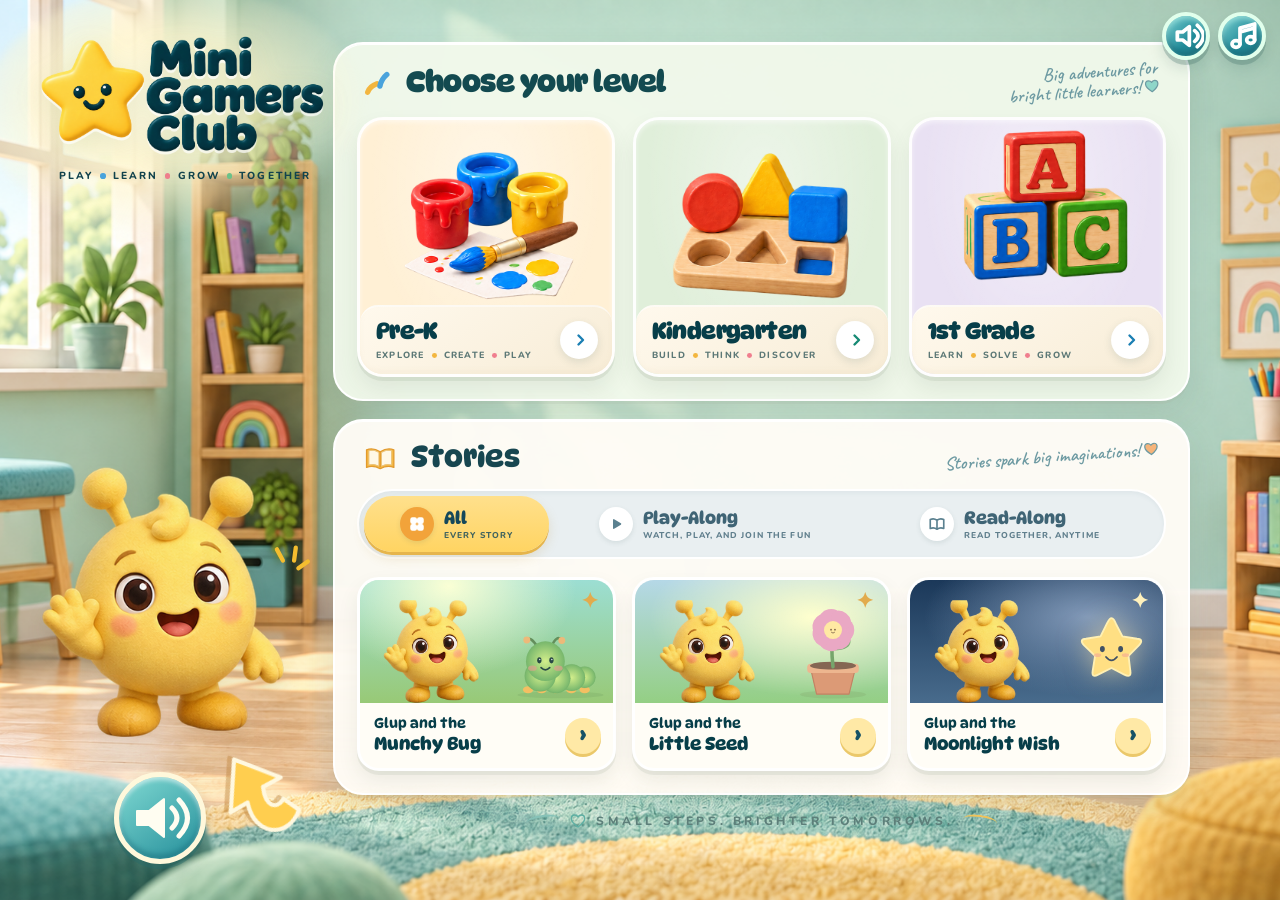
<file: index.html>
<!doctype html>
<html lang="en">
<head>
<meta charset="utf-8"><meta name="viewport" content="width=device-width,initial-scale=1">
<meta name="theme-color" content="#e4efdf"><title>Mini Gamers Club · Play with Glup</title>
<link rel="preconnect" href="https://fonts.googleapis.com"><link rel="preconnect" href="https://fonts.gstatic.com" crossorigin>
<link href="https://fonts.googleapis.com/css2?family=DynaPuff:wght@500;600;700&family=Fredoka:wght@400;500;600;700&family=Nunito:wght@500;600;700;800;900&family=Caveat:wght@500;600&display=swap" rel="stylesheet">
<link rel="stylesheet" href="styles.css?v=4"><link rel="stylesheet" href="classroom.css?v=9"><script src="catalog.js?v=9" defer></script><link rel="stylesheet" href="stories/story.css?v=3"><script src="stories/munchy-bug.js?v=1" defer></script><script src="stories/art.js?v=1" defer></script><script src="stories/seed-art.js?v=1" defer></script><script src="stories/little-seed.js?v=1" defer></script><link rel="stylesheet" href="stories/moonlight.css?v=6"><script src="stories/moonlight.js?v=9" defer></script><script src="stories/player.js?v=7" defer></script><script src="app.js?v=26" defer></script>
<link rel="stylesheet" href="home-menu.css?v=17">
</head>
<body>
<div class="room-light" aria-hidden="true"></div>
<header class="topbar">
 <button class="brand" data-action="home" aria-label="Mini Gamers Club home"><img class="brand-image" src="assets/mini-gamers-logo.png" alt="Mini Gamers Club"><span class="brand-tagline" aria-hidden="true"><span>Play</span><i></i><span>Learn</span><i></i><span>Grow</span><i></i><span>Together</span></span></button>
 <div class="top-actions"><button id="music-button" class="icon-button music-button" data-action="music" aria-label="Mute music" aria-pressed="true" data-muted="false" title="Music"><svg viewBox="0 0 24 24" aria-hidden="true"><path d="M9 18V6l11-3v12M9 9l11-3"/><ellipse cx="6" cy="18" rx="3" ry="2.5"/><ellipse cx="17" cy="15" rx="3" ry="2.5"/><path class="music-slash" d="M3 3l18 18"/></svg></button><button id="sound-button" class="icon-button" data-action="sound" aria-label="Turn sound off" data-muted="false"><svg viewBox="0 0 24 24" aria-hidden="true"><path d="M4 9h4l5-4v14l-5-4H4z"/><path class="sound-waves" d="M17 8q5 4 0 8M19 4q9 8 0 16"/></svg></button></div>
</header>
<div class="layout">
 <aside class="glup-panel"><div class="speech" id="glup-message" role="status">Hi! I'm Glup.<br>Let's find something fun!</div><button class="glup-button" id="glup-button" data-action="hello" aria-label="Say hello to Glup"><span class="glup-invite" aria-hidden="true"><span class="glup-voice-badge"><svg viewBox="0 0 64 64"><path class="voice-cone" d="M9 25h12L36 13v38L21 39H9z"/><path d="M44 22q10 10 0 20M51 14q17 18 0 36"/></svg></span><svg class="glup-invite-arrow" viewBox="0 0 120 112"><path d="M55 8C93 8 103 48 68 69L86 84L25 102L26 42L44 58C65 48 65 33 49 30Z"/></svg></span><span class="sprite glup" id="glup" style="--x:0%;--y:100%" aria-hidden="true"></span></button></aside>
 <main id="main" tabindex="-1"></main>
</div>

<audio id="background-music" src="audio/bg-sleep.mp3" loop preload="none" aria-hidden="true"></audio>
<div id="celebration" aria-hidden="true"></div>
</body></html>
</file>
<file: styles.css>
:root{--ink:#16474d;--muted:#63807a;--teal:#238e91;--cream:#fffdf4;--line:#cedfd4;--display:'Fredoka',sans-serif;--body:'Nunito',sans-serif}*{box-sizing:border-box}body{margin:0;color:var(--ink);font:700 16px var(--body);background:#e5eddf;min-height:100dvh;background-image:radial-gradient(ellipse at 12% 20%,#fffdf5e0,transparent 45%),linear-gradient(150deg,#e5efdf 10%,#d7e8de 70%,#ecdfcb)}button{font:inherit;color:inherit;cursor:pointer;-webkit-tap-highlight-color:transparent}button:focus-visible{outline:4px solid #237b9b;outline-offset:5px}button:disabled{cursor:default}button,svg{touch-action:manipulation}svg{width:26px;height:26px;fill:none;stroke:currentColor;stroke-width:2;stroke-linecap:round;stroke-linejoin:round}.room-light{position:fixed;inset:0;z-index:-1;pointer-events:none;background:linear-gradient(100deg,#fff9 0%,transparent 24%);opacity:.6}.topbar{max-width:1440px;margin:auto;min-height:108px;display:flex;justify-content:space-between;align-items:center;padding:20px 44px;gap:20px}.brand{border:0;background:none;display:flex;align-items:center;text-align:left;gap:12px;font:600 26px/.95 var(--display);letter-spacing:-.6px}.brand-star{display:block;color:#ecc34b;font-size:58px;text-shadow:0 3px 0 #d6a53a;transform:rotate(-10deg)}.brand-club{display:block;font:800 11px var(--body);letter-spacing:5px;margin-top:8px}.top-actions{display:flex;gap:20px;align-items:center}.preview-label{font-size:11px;letter-spacing:.09em;text-transform:uppercase;color:#5d7970}.icon-button{display:grid;place-items:center;width:55px;height:55px;border-radius:50%;border:3px solid #ffffffb0;background:#369ca0;color:white;box-shadow:0 4px 0 #24777d,0 9px 18px #23545315;transition:transform .18s}.icon-button:active{transform:translateY(3px)}.icon-button[data-muted=true]{background:#81958d;box-shadow:0 4px 0 #637b72}.icon-button[data-muted=true] .sound-waves{display:none}.layout{display:grid;grid-template-columns:260px minmax(0,1fr);gap:30px;max-width:1370px;margin:12px auto 50px;padding:0 40px;align-items:start}.glup-panel{position:sticky;top:38px;text-align:center;padding-top:75px}.speech{background:#fffef5;border:1px solid #fff;box-shadow:0 6px 20px #3b674a0c;padding:20px 18px;max-width:250px;min-height:84px;border-radius:25px;font:500 20px/1.3 var(--display);position:relative;margin:auto}.speech:after{content:'';position:absolute;bottom:-10px;left:50%;width:20px;height:20px;background:#fffef5;transform:rotate(45deg)}.sprite{display:block;background-image:url('assets/playroom-atlas.png');background-size:300% 300%;background-position:var(--x) var(--y);aspect-ratio:1;flex-shrink:0}.glup-button{border:0;background:none;padding:0;width:100%;margin-top:22px;position:relative}.glup-button:after{content:'';position:absolute;bottom:2%;left:20%;width:60%;height:10px;background:#6d755b20;border-radius:50%;filter:blur(6px);z-index:-1}.glup{width:100%;animation:breathe 4s ease-in-out infinite;transform-origin:50% 95%;transition:filter .2s}.glup.cheer{animation:hop .65s ease 2}.glup.think{animation:tilt .6s ease}.glup-name{font-size:9px;letter-spacing:1.5px;color:#72877c}.side-note{margin-top:38px;font:500 23px/1.3 var(--display);color:#719084}main{min-width:0;outline:none}.eyebrow{font-size:11px;letter-spacing:2px;text-transform:uppercase;color:#61877a;margin:12px 0}h1{font:600 clamp(32px,3.5vw,49px)/1.05 var(--display);letter-spacing:-1px;margin:12px 0;color:#134a50}h2{font:600 26px var(--display);margin:12px 0}.subtitle{color:#5e7c73;font-size:15px;margin:12px 0 28px}.section-top{display:flex;justify-content:space-between;align-items:center;gap:16px}.crumb{display:flex;flex-wrap:wrap;gap:8px;align-items:center;min-height:30px;font-size:13px;color:#6f867c}.crumb button{background:none;border:0;padding:6px 0;text-decoration:underline;text-underline-offset:4px}.crumb span{color:#84988f}.tiles{display:grid;grid-template-columns:repeat(3,minmax(0,1fr));gap:18px}.tile{position:relative;border:2px solid #ffffffba;border-radius:26px;box-shadow:0 5px 0 #9faf9729,0 12px 20px #5b785e0a;overflow:hidden;background:var(--tile-color,#fff7e6);padding:12px 16px 19px;min-width:0;text-align:center;transition:transform .2s,box-shadow .2s}.tile:hover{transform:translateY(-5px);box-shadow:0 10px 0 #9faf9729,0 18px 22px #5b785e10}.tile:active{transform:translateY(2px)}.peach{--tile-color:#fff0d5}.mint{--tile-color:#e0efda}.lilac{--tile-color:#e9e1f3}.pink{--tile-color:#f8e0dc}.yellow{--tile-color:#faf0c7}.tile .sprite{width:min(100%,190px);margin:0 auto 3px;transition:transform .3s cubic-bezier(.2,.8,.3,1.4)}.tile:hover .sprite{transform:rotate(-4deg) scale(1.05)}.tile-title{display:block;font:600 clamp(18px,1.8vw,25px)/1.1 var(--display);margin:3px 0 7px}.tile-desc{display:block;color:#59766b;font-size:12px;line-height:1.5}.tile-count{font-size:11px;display:inline-block;margin-top:13px;background:#ffffff80;padding:5px 10px;border-radius:12px;color:#526d62}.grade-tiles{margin-top:30px;gap:20px}.grade-tiles .tile{padding:24px 16px}.grade-tiles .sprite{width:100%;max-width:230px}.grade-tiles .tile-title{font-size:27px;margin:12px 0}.grade-tag{display:block;font-size:10px;letter-spacing:1px;text-transform:uppercase;color:#738577;margin:10px 0}.pill{border:1px solid #c5d8cc;background:#fffcf0;padding:12px 18px;border-radius:18px;font-size:13px;box-shadow:0 3px 0 #b5cbb54d}.browse-all{margin-top:23px;text-align:center}.check-mark{position:absolute;top:10px;right:10px;width:27px;height:27px;border-radius:50%;display:grid;place-items:center;background:#257e76;color:white}.game-tile .sprite{width:125px}.game-tile .tile-title{font-size:21px}.game-tile{min-height:220px}.play-panel{margin-top:20px;background:#fffdf4e8;border:2px solid #fff;border-radius:30px;padding:28px 34px 32px;box-shadow:0 8px 0 #aec4ad25;min-height:430px;text-align:center;animation:enter .25s ease}.play-header{display:flex;justify-content:space-between;align-items:center;gap:15px;text-align:left}.play-header h1{font-size:28px;margin:0}.round-label{color:#7a8e80;font-size:12px;white-space:nowrap}.progress{display:flex;gap:7px;margin:22px 0 28px}.progress span{height:7px;border-radius:8px;background:#e0e8dc;flex:1}.progress span.done{background:#53a896}.question{font:500 clamp(22px,2.4vw,29px)/1.3 var(--display);max-width:640px;margin:18px auto}.question-visual{display:flex;align-items:center;justify-content:center;min-height:60px;margin:12px 0 22px}.question-visual:empty{display:none}.question-symbol{font:600 84px var(--display);color:#dfb955}.answers{display:grid;grid-template-columns:repeat(2,minmax(0,1fr));gap:15px;max-width:620px;margin:20px auto}.answers.two{max-width:460px}.answer{min-height:83px;background:white;border:2px solid #d4e3d7;border-radius:21px;padding:16px;font:500 24px var(--display);box-shadow:0 5px 0 #bdcfba66;display:flex;align-items:center;justify-content:center;gap:14px;flex-direction:column;transition:transform .16s,border-color .16s}.answer:hover:not(:disabled){border-color:#4da596;transform:translateY(-3px)}.answer.correct{border-color:#52a983;background:#e1f2d8}.answer.wrong{border-color:#d9aa65;background:#fff1d9;animation:tilt .3s}.answer-label{font-size:20px}.feedback{min-height:29px;margin:18px 0;color:#317d65;font:500 20px var(--display)}.play-actions{display:flex;justify-content:center;gap:12px;flex-wrap:wrap;margin-top:10px}.primary{background:#268e89;border:2px solid #ffffff8c;border-radius:18px;box-shadow:0 4px 0 #196c68;color:#fff;padding:14px 26px;font:500 18px var(--display)}.secondary{background:#edf1e4;border:1px solid #d4dfc9;border-radius:18px;padding:13px 20px;font-size:14px}.listen{display:inline-flex;align-items:center;gap:7px}.listen svg{width:19px;height:19px}.paint-dot{width:var(--dot-size,66px);height:var(--dot-size,66px);background:var(--paint);display:inline-block;border-radius:46% 54% 52% 48%;box-shadow:inset 4px 7px 8px #ffffff35,inset -3px -4px 5px #00000010,0 4px 0 #0000000b;flex-shrink:0}.shape{width:var(--shape-size,64px);height:var(--shape-size,64px);background:var(--shape-color);display:inline-block;box-shadow:inset 5px 7px 10px #ffffff40,inset -4px -4px 7px #0001}.shape.circle{border-radius:50%}.shape.square{border-radius:10px}.shape.rectangle{width:calc(var(--shape-size,64px)*1.25);height:calc(var(--shape-size,64px)*.7);border-radius:8px}.shape.triangle{clip-path:polygon(50% 0,100% 100%,0 100%)}.shape.star{clip-path:polygon(50% 0,61% 35%,98% 35%,68% 58%,79% 96%,50% 73%,21% 96%,32% 58%,2% 35%,39% 35%)}.counters{display:flex;flex-wrap:wrap;align-items:center;justify-content:center;gap:10px;max-width:240px}.counter{display:block;width:35px;height:35px;border-radius:50%;background:#e6b553;border:3px solid #f5d379;box-shadow:0 3px 0 #c5963970;animation:enter .25s backwards;animation-delay:calc(var(--i)*.04s)}.counter:after{content:'••';color:#a37835;display:block;margin:3px 0;font-size:14px;letter-spacing:2px}.groups,.mixing,.pattern,.tens,.word-blocks{display:flex;gap:18px;align-items:center;justify-content:center;flex-wrap:wrap;font:500 32px var(--display)}.groups .counters{max-width:160px}.ten-block{width:32px;height:95px;display:grid;place-items:center;background:repeating-linear-gradient(to bottom,#65adb6 0px,#65adb6 8px,#368e99 8px,#368e99 10px);color:white;border-radius:7px;font-size:16px}.letter-block{padding:12px 22px;min-width:80px;background:#fae3b4;border:4px solid #e7c68c;border-radius:15px;color:#b15f46;font:600 60px var(--display);box-shadow:0 5px 0 #d3b483}.equation{font:500 clamp(30px,4vw,50px) var(--display)}.face{position:relative;width:85px;height:85px;border-radius:50%;display:block;background:#f3cc65;box-shadow:inset 4px 5px 10px #fff4,0 4px 0 #b38b4320}.face i{position:absolute;width:8px;height:11px;background:#614a35;border-radius:50%;top:29px;left:25px}.face i:nth-child(2){left:54px}.face b{position:absolute;left:29px;top:46px;width:27px;height:17px;border-radius:0 0 30px 30px;background:#784e3c}.face.sad{background:#b8cddd}.face.sad b{border-radius:30px 30px 0 0;top:49px;height:10px}.face.surprised{background:#f4b499}.face.surprised b{border-radius:50%;width:18px;left:34px;height:22px}.quiz-art{width:145px}.sound-cue{font-size:90px;color:#449b99}.memory-grid{display:grid;grid-template-columns:repeat(4,minmax(0,1fr));gap:13px;margin:25px auto;max-width:620px}.memory-card{height:105px;border:2px solid #fff;border-radius:20px;background:#71b3ac;color:white;box-shadow:0 5px 0 #4b958f;font:500 35px var(--display);display:grid;place-items:center}.memory-card.open,.memory-card.matched{background:#f6ebcf;box-shadow:0 5px 0 #e1d6b4}.memory-card.matched{opacity:.6}.memory-art{width:85px}.win-star{font-size:90px;color:#e9bb3e;text-shadow:0 5px 0 #dca438}.win-copy{font:500 25px var(--display);margin:15px}.confetti{position:fixed;pointer-events:none;width:10px;height:16px;top:-25px;z-index:99;background:var(--confetti);animation:fall 1.6s ease-in forwards;left:var(--left);animation-delay:var(--delay)}footer{max-width:1290px;margin:auto;padding:25px 35px;display:flex;justify-content:space-between;border-top:1px solid #b6c9b744;color:#7c9081;font-size:11px}#main:focus{outline:none}@keyframes breathe{50%{transform:translateY(-6px) rotate(1deg)}}@keyframes hop{35%{transform:translateY(-22px) rotate(-5deg)}70%{transform:translateY(0) scale(1.03,.97)}}@keyframes tilt{30%{transform:rotate(-3deg)}70%{transform:rotate(3deg)}}@keyframes enter{from{opacity:0;transform:translateY(12px)}to{opacity:1;transform:none}}@keyframes fall{to{transform:translateY(100vh) rotate(500deg);opacity:0}}
@media(min-width:1550px){.layout{margin-top:45px}.tile .sprite{max-width:205px}}@media(max-width:1050px){.layout{grid-template-columns:190px minmax(0,1fr);gap:20px;padding:0 25px}.topbar{padding:20px 26px}.tile{padding:12px}.grade-tiles .tile-title{font-size:23px}.speech{font-size:17px}.tiles{gap:12px}.tile-desc{font-size:11px}.side-note{font-size:20px}.play-panel{padding:24px}.pattern{gap:9px}}@media(max-width:760px){.topbar{padding:17px 20px;min-height:83px}.brand{font-size:21px}.brand-star{font-size:44px}.brand-club{font-size:9px}.preview-label{display:none}.icon-button{width:47px;height:47px}.layout{display:flex;flex-direction:column;padding:0 18px;margin-top:0;gap:16px}.glup-panel{position:relative;top:auto;display:flex;align-items:center;padding:0;width:100%;gap:13px;flex-direction:row-reverse;justify-content:flex-end}.speech{font-size:16px;min-height:0;padding:13px 16px;margin:0;max-width:none}.speech:after{left:-6px;top:calc(50% - 7px);width:13px;height:13px;bottom:auto}.glup-button{width:85px;flex-shrink:0;margin:0}.glup-name,.side-note{display:none}main{width:100%}h1{font-size:34px}.subtitle{font-size:13px;margin-bottom:20px}.tiles{grid-template-columns:repeat(2,minmax(0,1fr));gap:14px}.grade-tiles{grid-template-columns:1fr;margin-top:20px}.grade-tiles .tile{display:grid;grid-template-columns:110px minmax(0,1fr);padding:12px 17px;text-align:left;column-gap:16px}.grade-tiles .sprite{grid-column:1;grid-row:1/5;width:110px;align-self:center}.grade-tag{margin:6px 0 0;font-size:9px}.grade-tiles .tile-title{margin:4px 0;font-size:25px}.grade-tiles .tile-count{justify-self:start;margin-top:8px;font-size:10px}.tile .sprite{max-width:155px}.tile-title{font-size:23px}.tile-desc{font-size:12px}.play-panel{padding:20px 16px;min-height:400px;border-radius:23px;margin-top:12px}.play-header h1{font-size:23px}.question{font-size:23px}.answers{gap:12px}.answer{font-size:22px;padding:14px 9px;min-height:80px}.answer-label{font-size:18px}.play-actions{gap:10px}.memory-grid{gap:10px}.memory-card{height:80px;border-radius:16px}.memory-art{width:62px}.letter-block{font-size:43px;min-width:58px;padding:9px 13px}.word-blocks{gap:10px}.pattern .paint-dot{width:30px;height:30px}.pattern{gap:8px}.groups{gap:10px}.groups .counters{max-width:120px}.counter{width:29px;height:29px}.counter:after{margin:0}.tens{gap:10px}.game-tile{min-height:215px}.game-tile .sprite{width:115px}footer{padding:20px;gap:15px;font-size:10px;flex-wrap:wrap}.glup-panel.playing .glup-button{width:62px}.glup-panel.playing .speech{font-size:14px}}@media(max-width:365px){.layout{padding:0 12px}.tiles{gap:10px}.tile-title{font-size:20px}.tile-count{font-size:10px}.answer-label{font-size:16px}.memory-card{height:64px}.memory-art{width:49px}.grade-tiles .tile{grid-template-columns:85px minmax(0,1fr);gap:10px}.grade-tiles .sprite{width:85px}.grade-tiles .tile-title{font-size:23px}.play-panel{padding:18px 10px}.play-header h1{font-size:21px}.round-label{font-size:10px}.brand{font-size:19px}.topbar{padding:16px}.question{font-size:21px}}
@media(prefers-reduced-motion:reduce){*,*:before,*:after{animation:none!important;transition:none!important;scroll-behavior:auto!important}.confetti{display:none}}
/* Keep the complete category menu in view on classroom laptop screens. */
.sprite{clip-path:inset(3%)}
@media(min-width:761px){.topbar{min-height:92px;padding-top:14px;padding-bottom:14px}.layout{margin-top:0}.eyebrow{margin:8px 0}.subtitle{margin-bottom:22px}.category-tiles .tile{padding:9px 12px 12px}.category-tiles .sprite{max-width:142px}.category-tiles .tile-title{font-size:24px}.category-tiles .tile-count{margin-top:7px}}
button svg,button svg *{pointer-events:none}
.animal-art{background-image:url('assets/animals-atlas.png');width:116px}.answer:has(.animal-art){gap:1px;padding:8px 14px 12px}.answer:hover .animal-art{animation:tilt .5s ease}
@media(max-width:760px){.animal-art{width:92px}}
.glup{clip-path:none}
@media(max-width:760px){.sound-cue{font-size:52px}.question-visual:has(.sound-cue){margin:8px 0;min-height:55px}.play-panel:has(.animal-art) .question{margin:15px auto}.play-panel:has(.animal-art) .progress{margin:18px 0}}
.paint-dot.paint-white{box-shadow:inset 0 0 0 3px #cfc7b6,inset -4px -6px 8px #8a7f6a1f,0 4px 0 #00000014}
</file>
<file: classroom.css>
/* Classroom composition matching the approved visual direction. */
:root{--display:'DynaPuff','Fredoka',sans-serif;--ink:#073e49}
body{background:#c0dccb url('assets/classroom-background.png') center center/cover fixed no-repeat;color:var(--ink)}
.room-light{display:none}
body .topbar{position:absolute;inset:12px 0 auto;max-width:none;height:110px;min-height:0;margin:0;padding:0 25px;align-items:flex-start;z-index:5;pointer-events:none}
.topbar button{pointer-events:auto}
body .brand{width:clamp(190px,22vw,315px);padding:0;display:block;line-height:0;border:0}
.brand-image{display:block;width:100%;height:auto}
body .top-actions{padding-top:10px}
body .icon-button{width:78px;height:78px;border:5px solid #e1ffec;box-shadow:inset 0 3px 5px #c9fff17a,inset 0 -5px 5px #155c6970,0 5px 0 #386a6145,0 9px 14px #194b4220;background:linear-gradient(135deg,#78ced0,#218b99 60%,#267a85)}
body .icon-button svg{width:39px;height:39px;stroke-width:2.8}
body .icon-button[data-muted=true]{background:linear-gradient(135deg,#b4c5c1,#78988f)}
body .layout{display:grid;grid-template-columns:26% minmax(0,1fr);gap:0;max-width:1730px;min-height:100svh;margin:0 auto;padding:22px 8% 50px 1%}
body main{padding-top:6px;display:flex;flex-direction:column;align-items:stretch}
body .glup-panel{position:fixed;top:auto;bottom:10%;left:0;width:28%;max-width:455px;padding:0;display:block;z-index:2}
body .glup-button{width:100%;margin:0}
body .glup{width:100%;filter:drop-shadow(0 12px 9px #5543221a)}
body .glup-button:after{bottom:6%;left:25%;width:52%;height:14px;filter:blur(9px)}
body .speech{position:absolute;width:1px;height:1px;padding:0;margin:-1px;overflow:hidden;clip:rect(0,0,0,0);white-space:nowrap;border:0;min-height:0}
body .scene-title{font-family:var(--display);font-weight:700;font-size:clamp(31px,4.1vw,66px);line-height:1.16;letter-spacing:-1.8px;text-align:center;margin:15px 0 34px;position:relative;text-shadow:0 2px 1px #c3e4d260}
body[data-screen=categories] .scene-title:before,body[data-screen=categories] .scene-title:after{content:'';position:absolute;width:22px;height:12px;top:45%;background:linear-gradient(#ffe996,#ffcb59);border-radius:50%;box-shadow:0 -23px 0 -1px #ffd875;transform:rotate(-25deg);left:-13px}
body[data-screen=categories] .scene-title:after{left:auto;right:-13px;transform:rotate(25deg)}
body .crumb{position:fixed;left:28px;bottom:20px;z-index:8;margin:0;min-height:0}
body .crumb button{background:#fff9e9eb;border:2px solid #fff8;padding:10px 20px;border-radius:23px;font:500 16px var(--display);text-decoration:none;box-shadow:0 3px 0 #78683925;min-height:44px;color:#214f54}
body .tiles{gap:20px;grid-template-columns:repeat(3,minmax(0,1fr));}
body .tile{border:2px solid #fff9;border-radius:30px;padding:0;min-height:0;overflow:hidden;background:radial-gradient(ellipse at 50% 25%,#ffffff6e,transparent 65%),var(--tile-color);box-shadow:inset 0 2px 5px #fff8,inset 0 -4px 7px #97845b16,0 5px 3px #6f684123,0 12px 17px #544e3420;transition:transform .2s}
body .tile:hover{box-shadow:inset 0 2px 5px #fff8,0 7px 4px #6f684124,0 17px 24px #544e3420;transform:translateY(-5px)}
body .tile:active{transform:translateY(1px)}
.category-art{background-image:url('assets/category-atlas.png');background-size:300% 200%;clip-path:none}
body .tile .sprite{width:min(100%,clamp(140px,calc((100svh - 305px)/2),250px));max-width:none;height:auto;aspect-ratio:1;margin:0 auto;transform:scale(1.04);}
body .tile:hover .sprite{transform:scale(1.07) rotate(-2deg)}
body .tile .tile-title{display:flex;align-items:center;justify-content:center;margin:0;padding:10px 8px 14px;min-height:62px;border-radius:26px 26px 24px 24px;background:linear-gradient(145deg,#fff9ed,#f7ecd6);border-top:2px solid #fff9;box-shadow:inset 0 -4px 5px #dcc7a71c;font:700 clamp(23px,2.6vw,43px)/1.1 var(--display);letter-spacing:-.9px}
body .grade-tiles{margin:30px 0 0;align-items:center}
body .grade-tiles .tile{padding:0;display:block;text-align:center}
body .grade-tiles .sprite{width:min(100%,280px)}
body .grade-tiles .tile-title{font-size:clamp(20px,2.4vw,38px);margin:0;min-height:82px;padding:15px 10px}
body[data-screen=grades] main{justify-content:center;padding-bottom:9vh}
body[data-screen=grades] .scene-title{margin-bottom:12px}
body .tile-desc,body .tile-count,body .grade-tag{display:none}
body .browse-all{margin-top:18px;text-align:right}
body .pill{background:#fff9e4ee;border-color:#fffb;border-radius:22px;font:500 15px var(--display);padding:10px 19px;box-shadow:0 4px 0 #7e6c3920}
body[data-screen=games] .tile .sprite{width:min(100%,170px)}
body[data-screen=games] .tile-title{font-size:21px;min-height:65px;padding:10px}
body[data-screen=games] .scene-title{margin-top:28px}
body .play-panel{margin-top:90px;background:#fffaf0f2;border:3px solid #ffffffe0;box-shadow:0 8px 0 #a8986c25,0 12px 30px #4a59421a}
body .play-header h1{font-family:var(--display);font-weight:600;letter-spacing:-1px}
body .question{font-family:var(--display);font-weight:500}
body .memory-art{background-size:300% 200%}
body[data-screen=win] .play-panel{margin-top:110px}
body[data-screen=win] h1{font-size:44px}
@media(min-width:1600px){body .layout{padding-top:35px}body .scene-title{margin-bottom:48px}body .tile .sprite{width:min(100%,300px)}}
@media(max-width:1050px) and (min-width:761px){body .layout{grid-template-columns:24% minmax(0,1fr);padding-right:9%;padding-left:1%;padding-top:35px}body .brand{width:210px}body .icon-button{width:60px;height:60px;border-width:4px}body .icon-button svg{width:30px;height:30px}body .tiles{gap:14px}body .scene-title{font-size:38px;margin-bottom:30px}body .tile .tile-title{font-size:25px;min-height:57px}body .glup-panel{width:27%;bottom:12%}body .play-panel{padding:22px;margin-top:65px}body .grade-tiles .tile-title{font-size:24px}body .tile .sprite{width:min(100%,200px)}}
@media(max-width:760px){body{background-position:43% center}body .topbar{position:relative;inset:auto;height:112px;align-items:flex-start;padding:8px 15px}body .brand{width:185px}body .top-actions{padding-top:7px}body .icon-button{width:56px;height:56px;border-width:4px}body .icon-button svg{width:28px;height:28px}body .layout{display:block;padding:0 16px 95px;min-height:calc(100svh - 112px);margin:0}body main{padding-top:0}body .glup-panel{width:105px;left:0;bottom:3px;z-index:4;pointer-events:none}body .glup-button{pointer-events:auto}body .scene-title{font-size:clamp(28px,7.7vw,42px);letter-spacing:-1px;margin:7px 10px 23px;line-height:1.13}body[data-screen=categories] .scene-title:before,body[data-screen=categories] .scene-title:after{width:12px;height:7px;box-shadow:0 -16px 0 -1px #ffd875;left:-14px}body[data-screen=categories] .scene-title:after{left:auto;right:-14px}body .tiles{grid-template-columns:repeat(2,minmax(0,1fr));gap:14px}body .tile{border-radius:23px}body .tile .sprite{width:100%;max-width:220px}body .tile .tile-title{border-radius:20px;min-height:51px;font-size:clamp(20px,5.5vw,28px);padding:9px 5px 12px;letter-spacing:-.7px}body .grade-tiles{display:grid;grid-template-columns:1fr;max-width:510px;width:100%;margin:6px auto 0;gap:14px}body .grade-tiles .tile{display:flex;align-items:center;text-align:left}body .grade-tiles .sprite{width:120px;margin:0 8px;flex-shrink:0}body .grade-tiles .tile-title{font-size:clamp(23px,6vw,32px);background:none;border:none;box-shadow:none;flex:1;min-height:80px;padding:12px 7px;margin:0;justify-content:flex-start}body[data-screen=grades] main{padding-bottom:0;justify-content:flex-start}body .crumb{left:auto;right:16px;bottom:15px}body .crumb button{font-size:14px;padding:10px 16px}body .browse-all{margin:20px 0 0;text-align:center}body .play-panel{margin-top:0;padding:20px 14px}body[data-screen=games] .scene-title{margin-top:7px}body[data-screen=games] .tile .sprite{width:100%}body[data-screen=games] .tile-title{font-size:19px;min-height:60px}body .play-header h1{font-size:23px}body .question{font-size:22px}body .glup-panel.playing .glup-button{width:100%}body[data-screen=play] .glup-panel{width:80px}body[data-screen=win] .play-panel{margin-top:12px}body[data-screen=win] h1{font-size:34px}}
@media(max-width:360px){body .topbar{height:102px}body .brand{width:165px}body .layout{padding-left:11px;padding-right:11px}body .tiles{gap:10px}body .tile .tile-title{font-size:21px;min-height:48px}body .grade-tiles .sprite{width:99px;margin:0 4px}body .grade-tiles .tile-title{font-size:23px}body .play-panel{padding:18px 10px}}
@media(prefers-reduced-motion:reduce){body .tile:hover .sprite{transform:none}}
@media(min-width:761px){body main{grid-column:2}}
body .scene-title{align-self:center;width:fit-content;max-width:100%;padding:0 15px}
body .category-tiles .tile{padding:0}
body .category-tiles .sprite{width:min(100%,clamp(160px,calc((100svh - 390px)/2),280px));clip-path:inset(1.8%)}
body .category-tiles .tile-title{font:700 clamp(23px,2.7vw,44px)/1.1 var(--display);margin:0;border-radius:26px;min-height:70px;position:relative}
@media(max-width:760px){body .scene-title{padding:0 5px}body .category-tiles .sprite{width:100%}body .category-tiles .tile-title{font-size:clamp(20px,5.5vw,28px);min-height:52px;border-radius:20px}}
@media(max-width:760px){body .glup-panel,body[data-screen=play] .glup-panel{position:absolute;top:17px;bottom:auto;left:auto;right:80px;width:65px;z-index:4}}
@media(max-width:360px){body .glup-panel,body[data-screen=play] .glup-panel{width:55px;right:77px;top:20px}}

/* A large, word-free invitation to listen to Glup. Only shown on the level menu. */
.glup-invite{display:none;position:absolute;z-index:3;top:calc(100% - 18px);left:calc(50% - 46px);width:196px;pointer-events:auto}
body[data-screen=grades]:not(.glup-greeted) .glup-invite{display:flex;flex-direction:row;align-items:center;animation:glup-invite-bounce .9s ease-in-out 2}
.glup-voice-badge{flex-shrink:0;display:grid;place-items:center;width:92px;height:92px;border:5px solid #fff8db;border-radius:50%;background:linear-gradient(145deg,#80d9d2,#248e9a);box-shadow:inset 0 3px 4px #fff8,inset 0 -5px 5px #12617166,0 5px 0 #286b6970,0 9px 16px #234f4933}
.glup-voice-badge svg{width:64px;height:64px;stroke:#fffdf1;stroke-width:5;fill:none}
.glup-voice-badge .voice-cone{fill:#fffdf1;stroke-width:2}
.glup-invite .glup-invite-arrow{width:112px;height:100px;fill:#ffce4f;stroke:#fff8df;stroke-width:5;stroke-linejoin:round;filter:drop-shadow(0 5px 0 #bd843e70);margin:0 0 0 4px;transform:translateY(-18px) rotate(110deg)}
@keyframes glup-invite-bounce{0%,100%{translate:0 0}45%{translate:0 -14px}70%{translate:0 3px}}
@media(min-width:761px){body[data-screen=grades] .glup-panel{bottom:110px;width:min(28vw,calc(100svh - 290px))}}
@media(max-width:760px){
 body[data-screen=grades] .topbar{height:335px}
 body[data-screen=grades] .layout{min-height:calc(100svh - 335px)}
 body[data-screen=grades] .glup-panel{top:99px;left:calc(50% - 72.5px);right:auto;bottom:auto;width:145px}
 .glup-invite{top:calc(100% - 8px);left:calc(50% - 38px);width:166px;align-items:center}
 .glup-voice-badge{width:76px;height:76px;border-width:4px}
 .glup-voice-badge svg{width:51px;height:51px}
 .glup-invite .glup-invite-arrow{position:static;width:86px;height:76px;transform:translateY(-16px) rotate(110deg);margin:0 0 0 4px}
}
@media(prefers-reduced-motion:reduce){body[data-screen=grades]:not(.glup-greeted) .glup-invite{animation:none}}

/* Persistent, independent controls for voice and quiet background music. */
body .top-actions{position:fixed;right:18px;top:20px;padding:0;display:flex;flex-direction:column;gap:12px;z-index:10}
body .top-actions .icon-button{width:64px;height:64px;border-width:4px;flex-shrink:0}
body .top-actions .icon-button svg{width:32px;height:32px}
.music-button{order:2}
.music-slash{display:none;stroke-width:3}
.music-button[data-muted=true] .music-slash{display:block}
@media(max-width:760px){body .top-actions{right:12px;top:15px;gap:8px}body .top-actions .icon-button{width:48px;height:48px}body .top-actions .icon-button svg{width:25px;height:25px}}

/* The same compact menu treatment for levels and every game's library. */
body:is([data-screen=grades],[data-screen=games]) .scene-title{align-self:stretch;width:100%;max-width:none;text-align:left;font-size:clamp(23px,2.3vw,31px);line-height:1.25;letter-spacing:-.5px;margin:0 0 16px;padding:12px 19px;background:#d6eddf;border:2px solid #fff5;border-bottom:4px solid #a0c9b3;border-radius:14px;box-shadow:0 3px 10px #294d3c12;text-shadow:none}
body[data-screen=games] main{padding-top:50px}
body .grade-tiles{margin:0;gap:14px}
body .grade-tiles .tile{border-radius:21px}
body .grade-tiles .sprite{width:min(100%,155px)}
body .grade-tiles .tile-title{font-size:clamp(20px,2vw,27px);min-height:56px;padding:10px 8px;border-radius:18px;letter-spacing:-.6px}
body[data-screen=games] .tiles{gap:14px}
body[data-screen=games] .tile{border-radius:21px}
body[data-screen=games] .tile .sprite{width:min(100%,112px)}
body[data-screen=games] .tile-title{font-size:19px;min-height:53px;padding:9px 8px;border-radius:18px;letter-spacing:-.4px}
@media(max-width:760px){
 body:is([data-screen=grades],[data-screen=games]) .scene-title{font-size:23px;padding:10px 14px;margin:0 0 14px}
 body[data-screen=games] main{padding-top:0}
 body .grade-tiles{gap:12px}
 body .grade-tiles .sprite{width:86px;margin:0 7px}
 body .grade-tiles .tile-title{font-size:23px;min-height:68px;padding:10px 8px}
 body[data-screen=games] .tile .sprite{width:min(100%,100px)}
 body[data-screen=games] .tile-title{font-size:18px;min-height:54px;padding:9px 6px}
}
/* Play screen: fit the game in the window on computers so it doesn't scroll. */
html:has(body[data-screen=play]){overscroll-behavior:none}
@media(min-width:761px){body[data-screen=play] .layout{min-height:0;padding-top:clamp(10px,2.5vh,22px);padding-bottom:clamp(10px,2.5vh,30px)}body[data-screen=play] .play-panel{margin-top:clamp(14px,4.5vh,60px);min-height:0;padding-top:clamp(14px,2.8vh,28px);padding-bottom:clamp(14px,2.8vh,32px)}body[data-screen=play] .progress{margin:clamp(8px,1.8vh,22px) 0 clamp(10px,2.4vh,28px)}body[data-screen=play] .question{margin-top:clamp(6px,1.4vh,18px);margin-bottom:clamp(6px,1.4vh,18px)}body[data-screen=play] .question-visual{margin:clamp(4px,1vh,12px) 0 clamp(6px,1.6vh,22px)}body[data-screen=play] .answers{margin-top:clamp(8px,1.8vh,20px);margin-bottom:clamp(8px,1.8vh,20px)}body[data-screen=play] .feedback{margin:clamp(4px,1vh,18px) 0}body[data-screen=play] .answer{min-height:0;padding-top:clamp(8px,1.8vh,16px);padding-bottom:clamp(8px,1.8vh,16px);gap:clamp(6px,1.4vh,14px)}body[data-screen=play] .answer .paint-dot{width:clamp(44px,8.6vh,66px);height:clamp(44px,8.6vh,66px)}body[data-screen=play] .animal-art{width:clamp(62px,10vh,116px)}body[data-screen=play] .sound-cue{font-size:clamp(48px,8.5vh,90px);line-height:1}body[data-screen=play] .question-visual:has(.sound-cue){min-height:0}body[data-screen=play] .question-symbol{font-size:clamp(44px,8vh,72px);line-height:1}body[data-screen=play] .play-panel:has(.animal-art) .question{margin:clamp(6px,1.4vh,15px) auto}body[data-screen=play] .play-panel:has(.animal-art) .progress{margin:clamp(8px,1.6vh,18px) 0}}
</file>
<file: stories/story.css>
/* The library stays beneath the grade cards. Glup uses the existing character atlas. */
.story-library{margin:38px 0 20px;width:100%}
.story-library h2{font:600 30px var(--display);margin:0 0 16px;text-align:left}
.story-cover{width:100%;max-width:720px;display:flex;align-items:center;gap:26px;padding:13px 28px 13px 13px;border:3px solid #fff6db;border-radius:27px;background:#fff7e5;box-shadow:0 6px 0 #b7a18344,0 13px 22px #365b4622;text-align:left;transition:transform .2s}
.story-cover:hover{transform:translateY(-4px)}
.story-cover-art{display:block;width:235px;min-width:180px;height:158px;position:relative;background:linear-gradient(#cee5cf,#eff0b8);border-radius:19px;overflow:hidden}
.story-glup{width:190px;aspect-ratio:1;background-size:300% 300%;background-image:url('../assets/playroom-atlas.png');background-position:var(--x) var(--y);display:block}
.story-cover-art .story-glup{position:absolute;width:138px;left:0;bottom:-5px;z-index:2}
.cover-bug{position:absolute;width:117px;right:0;bottom:0}.cover-bug svg{width:100%;height:auto;stroke:none;fill:none}
.cover-spark{position:absolute;right:25px;top:10px;font-size:35px;color:#e2ab4d}
.story-cover-title{font:600 clamp(23px,2.5vw,34px)/1.18 var(--display);flex:1}.story-open-icon{display:flex;align-items:center;gap:14px;color:#458c7c;font-size:34px;margin-top:12px}.story-open-icon span{font-size:44px;line-height:.7}
body[data-screen=grades] main{padding-top:90px;padding-bottom:30px;justify-content:flex-start}
body[data-screen=story] .glup-panel,body[data-screen=story] .top-actions{display:none}
body[data-screen=story] .brand{width:185px}
body[data-screen=story] .layout{display:block;padding:108px 25px 35px;min-height:100svh;max-width:1320px}
body[data-screen=story] main{padding:0;display:block}
.storybook{background:#fff9ea;border:4px solid #fffcf2;border-radius:30px;box-shadow:0 9px 0 #b8a08077,0 25px 55px #294d3c40;overflow:hidden;color:#16474d}
.story-toolbar{display:flex;align-items:center;justify-content:space-between;gap:16px;padding:15px 22px;border-bottom:1px solid #ddcaa866}
.book-home,.book-replay{display:flex;gap:9px;align-items:center;justify-content:center;background:#e6efe0;border:2px solid #fff;border-radius:18px;min-width:58px;min-height:54px;padding:5px 15px;font:600 32px var(--display);box-shadow:0 3px 0 #b4c7b36b}.book-home span{font-size:15px}.story-book-name{font:500 17px var(--display);text-align:center}.story-page-number{white-space:nowrap;font:500 16px var(--display);color:#71846e}
.book-spread{display:grid;grid-template-columns:1.1fr 1fr;min-height:420px;position:relative}.book-spread:after{content:'';position:absolute;top:0;bottom:0;left:52.38%;width:20px;transform:translateX(-50%);background:linear-gradient(90deg,transparent,#76623a15,transparent);pointer-events:none}
.story-garden{position:relative;overflow:hidden;min-height:420px;background:linear-gradient(#c6e6e3 0%,#e5efcf 65%,#adcc8c 65%,#c9d79a 100%)}
.story-garden:after{content:'';position:absolute;width:120%;height:90px;bottom:-30px;left:-10%;background:#85b07355;border-radius:50%;pointer-events:none}
.garden-sun{position:absolute;top:24px;right:35px;width:68px;height:68px;border-radius:50%;background:#ffe7a6;box-shadow:0 0 0 14px #ffe7a625,0 0 0 27px #ffe7a615}
.garden-cloud{position:absolute;top:46px;left:40px;width:115px;height:29px;border-radius:40px;background:#ffffff99;box-shadow:25px -15px 0 -2px #ffffff99}
.garden-flower{position:absolute;bottom:18px;z-index:1;font-size:55px;color:#edacaa;line-height:1}.flower-one{left:12px}.flower-two{right:21px;color:#fff0af;font-size:44px}
.story-garden>.story-glup{position:absolute;left:0;bottom:36px;width:43%;z-index:2}
.story-actor{position:absolute;left:36%;right:1%;bottom:55px;height:260px;display:flex;align-items:flex-end;justify-content:center;z-index:2}
.story-actor svg,.story-item svg,.extra-treats svg{width:100%;height:auto;display:block;stroke:none;fill:none}
.story-bug{width:100%;transform:scale(var(--bug-scale));transform-origin:50% 100%}.story-bug.nibble{animation:bug-nibble .45s ease}
.story-focus-object{display:block;position:relative;width:190px;height:220px;padding:8px;background:none;border:0;border-radius:40%;align-self:flex-end}.story-focus-object svg{height:100%;overflow:visible}.story-focus-object:not(div){animation:egg-wiggle 3s ease-in-out infinite}
.tap-rings{position:absolute;width:32px;height:32px;border:4px solid #fff;border-radius:50%;bottom:28px;right:19px;box-shadow:0 0 0 7px #fff7,0 0 0 14px #fff3;animation:tap-pulse 1.7s ease-in-out 3;pointer-events:none}
.story-butterfly{width:100%;position:relative;animation:butterfly-float 3s ease-in-out infinite}.story-sparkles{position:absolute;left:0;right:0;top:-30px;letter-spacing:16px;text-align:center;color:#fff3b8;font-size:35px}
.story-page-copy{padding:32px 28px 20px;display:flex;flex-direction:column;align-items:center;justify-content:center;text-align:center;background:radial-gradient(ellipse at center,#fffdf3,#fbf1dd)}
.story-page-copy h1{font:600 clamp(26px,3vw,41px)/1.08 var(--display);letter-spacing:-1px;margin:0 0 14px}.story-page-copy>p{font:600 18px/1.5 var(--body);max-width:340px;margin:0 0 20px;color:#607568}
.story-interaction{width:100%;min-height:95px;display:flex;flex-direction:column;justify-content:center;gap:10px}.story-items{display:flex;flex-wrap:wrap;align-items:center;justify-content:center;gap:10px}.story-item{width:90px;height:94px;position:relative;padding:6px;border:2px solid #e8d9bd;background:#fffdf2;border-radius:23px;box-shadow:0 4px 0 #c6bda150;transition:transform .2s}.story-item:hover:not(:disabled){transform:translateY(-5px) rotate(-4deg)}.story-item:active:not(:disabled){transform:scale(.92)}.story-item svg{height:100%}.food-check{display:none}.story-item.eaten{background:#edf0e2;box-shadow:none;border-style:dashed}.story-item.eaten svg{opacity:.16;transform:scale(.72)}.story-item.eaten .food-check{display:block;position:absolute;inset:0;align-content:center;color:#408a6a;font-size:36px}
.story-count{display:flex;justify-content:center;gap:8px;margin:15px 0}.story-count span{display:grid;place-items:center;border:2px solid #d7d6b9;width:31px;height:31px;border-radius:50%;color:#adba99;background:#f6f1df;font-size:21px}.story-count .filled{background:#90bea0;color:white;border-color:#82b095}
.story-page-copy .story-response{font-size:16px;min-height:48px;margin:15px 0 0;color:#548574}
.book-pager{display:flex;justify-content:space-between;align-items:center;gap:18px;min-height:92px;padding:13px 24px;border-top:1px solid #ddcaa877;background:#f6ecd8}.page-arrow{width:66px;height:62px;border-radius:21px;border:3px solid #fff6dc;background:#4b9e96;color:#fff;font:500 55px/.8 var(--display);box-shadow:0 4px 0 #317e79;display:grid;place-items:center}.page-arrow:disabled{opacity:.32;box-shadow:none;background:#92aaa0}.next-space{width:66px;height:62px}.page-dots{display:flex;align-items:center;gap:8px}.page-dots span{width:9px;height:9px;border-radius:50%;background:#d3ccb5}.page-dots .read{background:#95bb9a}.page-dots .current{width:25px;border-radius:8px;background:#d9ac5c}.story-ending{display:flex;gap:10px}
.story-night .story-garden{background:linear-gradient(#6e83a7,#b9c5ca 65%,#95b394 65%,#9fb995)}.story-night .garden-sun{background:#fff0c3;box-shadow:0 0 0 20px #fff0c311}.sleep-stars{position:absolute;top:0;left:0;right:0;letter-spacing:9px;color:#fff1b8;font-size:26px}.extra-treats{display:flex;position:absolute;top:105px;left:40%;width:53%;opacity:.8;gap:3px}.extra-treats svg{width:32%}.page-arrival{animation:page-turn .28s ease-out}
@keyframes egg-wiggle{0%,65%,100%{rotate:0deg}72%,85%{rotate:-4deg}78%,92%{rotate:4deg}}@keyframes tap-pulse{50%{scale:1.12;opacity:.55}}@keyframes bug-nibble{50%{translate:0 -8px;rotate:2deg}}@keyframes butterfly-float{50%{translate:0 -12px;rotate:2deg}}@keyframes page-turn{from{opacity:.4;transform:translateX(8px)}to{opacity:1;transform:none}}
@media(max-width:900px){.story-item{width:73px;height:80px}.story-page-copy{padding:25px 17px}.story-garden{min-height:360px}.story-actor{height:225px;bottom:35px}.book-spread{min-height:360px}.story-focus-object{width:155px;height:190px}.story-library h2{font-size:26px}}
@media(max-width:760px){body[data-screen=grades] main{padding-top:0}.story-library{margin-top:32px}.story-cover{gap:13px;padding:10px}.story-cover-art{width:42%;min-width:110px;height:137px}.story-cover-art .story-glup{width:106px;left:-12px}.cover-bug{width:85px;right:-4px}.story-cover-title{font-size:22px}.story-open-icon{margin-top:8px;font-size:25px}.story-library h2{text-align:center}.story-cover-art .cover-spark{right:15px;font-size:24px}body[data-screen=story] .topbar{height:100px}body[data-screen=story] .layout{padding:0 10px 20px;min-height:calc(100svh - 100px)}body[data-screen=story] .brand{width:170px}.storybook{border-radius:23px}.story-toolbar{padding:10px;gap:10px}.story-book-name{font-size:12px;max-width:145px}.story-page-number{font-size:12px}.book-home{min-width:45px;min-height:46px;padding:2px 10px}.book-home span{display:none}.book-spread{grid-template-columns:1fr;min-height:0}.book-spread:after{display:none}.story-garden{min-height:245px}.story-garden>.story-glup{width:140px;left:4%;bottom:15px}.story-actor{left:38%;bottom:17px;height:190px;right:3%}.story-focus-object{width:145px;height:177px}.garden-cloud{top:29px;left:20px;scale:.7}.garden-sun{top:18px;right:22px;width:43px;height:43px}.garden-flower{font-size:33px;bottom:5px}.story-page-copy{padding:19px 13px 8px}.story-page-copy h1{font-size:28px;margin-bottom:9px}.story-page-copy>p{font-size:16px;margin-bottom:12px}.story-interaction{min-height:0}.story-items{gap:7px}.story-item{width:70px;height:76px}.story-count{margin:10px 0}.story-count span{width:26px;height:26px;font-size:18px}.story-page-copy .story-response{font-size:14px;min-height:40px;margin-top:6px}.book-pager{padding:10px 12px;gap:10px;min-height:76px}.page-arrow{width:54px;height:52px;font-size:45px}.next-space{width:54px;height:52px}.page-dots{gap:5px}.page-dots span{width:6px;height:6px}.page-dots .current{width:15px}.story-ending{gap:5px}.book-replay{min-width:44px;min-height:49px;padding:5px;font-size:28px}.extra-treats{top:48px}}
@media(prefers-reduced-motion:reduce){.storybook *,.story-cover{animation:none!important;transition:none!important}}

.hatch-sparkles{position:absolute;left:0;right:0;top:42px;color:#fff9d8;font-size:35px;letter-spacing:12px;text-align:center;animation:page-turn .4s ease-out}.cocoon-wrap{position:absolute;width:155px;height:185px;bottom:0;left:50%;transform:translateX(-50%);z-index:3;pointer-events:none}.cocoon-wrap svg{height:100%}

/* Second story: the same book, with a seed, pot and growing garden. */
.story-shelf{display:grid;gap:18px}.seed-cover{background:linear-gradient(#dde9c8,#f4e7bf)}.seed-cover .cover-bug{width:96px;right:6px;bottom:0}
.seed-plant{width:220px;height:270px;position:relative;align-self:flex-end}.seed-plant svg{height:100%;width:100%}.seed-bud-button{border:0;background:none;padding:0;border-radius:30px}.plant-happy{animation:seed-grow .5s ease-out}.seed-found{animation:seed-grow .5s ease-out!important}.seed-planting{position:relative;width:220px;height:270px}.planting-pot{position:absolute;inset:0}.planting-pot svg{width:100%;height:100%}.plant-seed{position:absolute;left:76px;top:0;width:68px;height:75px;padding:0;background:#fff8df;border:2px solid #eed7a9;border-radius:50%;cursor:grab;touch-action:none;z-index:5;box-shadow:0 4px 0 #b9967044}.plant-seed:active{cursor:grabbing}.plant-seed svg{width:100%;height:100%;pointer-events:none}.plant-guide{position:absolute;top:76px;left:94px;font-size:36px;color:#ad986b;pointer-events:none}.planted-spark{position:absolute;left:96px;top:136px;font-size:35px;color:#fff3ae;animation:seed-grow .6s ease-out}
.plant-water{position:absolute;top:75px;left:20%;right:5%;color:#80bad1;font-size:29px;text-align:center;animation:seed-rain .9s ease-in-out 3;pointer-events:none}.seed-cloud-shade{position:absolute;left:10%;right:5%;top:35px;height:42px;border-radius:45%;background:#d8e6e7aa;box-shadow:0 14px 40px #a7bfc7aa;pointer-events:none}.seed-scene-sun.scene-complete .garden-sun{box-shadow:0 0 0 20px #ffe7a640,0 0 50px 30px #ffe7a675}.seed-scene-sun.scene-complete .garden-cloud{opacity:.2}.seed-scene-rain .story-garden{background:linear-gradient(#bbcfd9,#dce8d1 65%,#adcc8c 65%,#c9d79a)}.seed-items .story-item.eaten svg{animation:friend-hello .5s ease-in-out}.bloom-sparkles{position:absolute;top:8px;left:0;right:0;color:#ffe7a6;font-size:35px;letter-spacing:10px;text-align:center;animation:seed-grow .6s ease-out}.seed-scene-bloom.scene-complete .seed-plant{animation:seed-grow .8s ease-out}
@keyframes seed-grow{from{scale:.8;opacity:.5}to{scale:1;opacity:1}}@keyframes seed-rain{0%{translate:0 -12px;opacity:.3}60%{opacity:1}100%{translate:0 20px;opacity:0}}@keyframes friend-hello{50%{rotate:12deg;translate:0 -8px}}
@media(max-width:760px){.seed-plant,.seed-planting{width:165px;height:213px}.seed-planting .plant-seed{width:57px;height:61px;left:55px;top:5px}.plant-guide{left:68px;top:61px;font-size:30px}.planted-spark{left:70px;top:100px}.plant-water{top:25px;font-size:25px}.seed-cloud-shade{top:25px}.bloom-sparkles{top:-6px;font-size:25px}.seed-cover .cover-bug{width:79px;right:0}}

/* Compact story shelves, with solid color bands behind each section title. */
.story-library{margin:26px 0 0;--shelf-color:#ffe1a0;--shelf-edge:#e8bd68}
.story-library#read-along-stories{--shelf-color:#dedaf2;--shelf-edge:#b8acd8}
.story-library h2{font-size:clamp(20px,2.2vw,27px);line-height:1.25;text-align:left;margin:0 0 14px;padding:12px 19px;background:var(--shelf-color);border:2px solid #fff5;border-bottom:4px solid var(--shelf-edge);border-radius:14px;color:#174650;box-shadow:0 3px 10px #294d3c12}
.story-library .story-shelf{grid-template-columns:repeat(2,minmax(0,1fr));gap:14px}
.story-library .story-cover{max-width:none;min-width:0;gap:13px;padding:9px 14px 9px 9px;border-width:2px;border-radius:20px;box-shadow:0 4px 0 #b7a18333,0 7px 15px #365b4618}
.story-library .story-cover-art{width:120px;min-width:0;flex:0 0 120px;height:105px;border-radius:13px}
.story-library .story-cover-art .story-glup{width:96px;left:-10px;bottom:-3px}
.story-library .cover-bug{width:72px;right:-3px;bottom:2px}
.story-library .seed-cover .cover-bug{width:66px;right:1px;bottom:0}
.story-library .moonlight-cover .cover-bug{width:52px;right:4px;bottom:25px}
.story-library .cover-spark{font-size:21px;right:14px;top:7px}
.story-library .story-cover-title{min-width:0;font-size:clamp(18px,1.7vw,23px);line-height:1.2}
.story-cover-prefix{display:block;font:600 13px/1.3 var(--body);color:#6b7b6b;margin-bottom:4px}
.story-library .story-open-icon{margin-top:8px;font-size:20px;gap:9px}
.story-library .story-open-icon span{font-size:30px}
@media(min-width:761px) and (max-width:1100px){.story-library .story-cover-art{width:95px;flex-basis:95px}.story-library .story-cover{gap:10px;padding-right:10px}.story-library .story-cover-title{font-size:18px}}
@media(max-width:560px){.story-library{margin-top:24px}.story-library h2{font-size:21px;padding:10px 14px;margin-bottom:12px}.story-library .story-shelf{grid-template-columns:1fr;gap:12px}.story-library .story-cover-art{width:106px;flex-basis:106px;height:94px}.story-library .story-cover-title{font-size:21px}.story-library .story-cover{padding:8px 12px 8px 8px;gap:14px}.story-library .story-open-icon{margin-top:6px}.story-library .story-cover-art .story-glup{width:90px}.story-cover-prefix{font-size:12px}}
@media(min-width:761px){body[data-screen=grades] main{padding-top:50px}}
</file>
<file: stories/moonlight.css>
/* A quiet picture book: full illustrations, free page turns, no game targets. */
.moonlight-cover{background:radial-gradient(ellipse at 75% 20%,#8394b2,#304761 75%)}
.moonlight-cover .cover-bug{width:80px;right:15px;bottom:34px;filter:drop-shadow(0 0 12px #ffe5a580)}
.moonlight-cover .cover-spark{color:#fff1bc}
.readalong-book{border-color:#fff7e7}.readalong-book .story-toolbar{background:#f9f3e6}
.narration-replay{flex-shrink:0;width:54px;height:50px;border:2px solid #dfddcb;border-radius:17px;background:#edf0e4;color:#466c6d;display:grid;place-items:center}.narration-replay svg{width:28px;fill:none;stroke:currentColor;stroke-width:1.8;stroke-linecap:round;stroke-linejoin:round}.narration-replay:disabled{opacity:.45;cursor:default}
.moon-scene{height:clamp(300px,39vw,470px);position:relative;overflow:hidden;isolation:isolate;background:radial-gradient(ellipse at 73% 10%,#7b8fae,#4e6688 45%,#314563)}
.moon-sky-stars{position:absolute;inset:0}.moon-sky-stars i{position:absolute;color:#fff2c9;font-size:24px;font-style:normal;animation:moon-twinkle 5s var(--delay) ease-in-out infinite}
.moon-disc{position:absolute;width:clamp(65px,10vw,110px);top:7%;right:21%;filter:drop-shadow(0 0 28px #fff0c945)}.moon-disc svg,.moon-little-star svg{width:100%;height:100%;display:block;fill:none;stroke:none}
.moon-cloud{position:absolute;width:150px;height:25px;border-radius:100%;background:#b3bfd02b;box-shadow:35px -13px 0 -4px #b3bfd025;top:27%;left:20%;animation:moon-cloud-drift 15s ease-in-out infinite alternate}
.moon-distant-hill{position:absolute;left:-10%;bottom:-3%;width:120%;height:43%;border-radius:50% 70% 0 0;background:#426b78;transform:rotate(-5deg)}
.moon-ground{position:absolute;left:-15%;bottom:-40%;width:140%;height:75%;border-radius:50%;background:linear-gradient(160deg,#658b85,#345d64)}
.moon-path{position:absolute;width:23%;height:48%;left:49%;bottom:-22%;border-radius:50%;transform:rotate(42deg);background:#b3b89736}
.moon-glup{position:absolute;z-index:2;width:clamp(185px,29%,320px);left:24%;bottom:5%;filter:drop-shadow(0 9px 8px #182e4426)}
.moon-little-star{position:absolute;z-index:3;width:clamp(62px,9%,100px);left:52%;bottom:11%;filter:drop-shadow(0 0 18px #ffe19175);animation:moon-star-glow 4s ease-in-out infinite}
.moon-lost .moon-little-star{width:clamp(76px,11%,116px);bottom:12%}.moon-lost .moon-glup{left:26%}
.moon-trees{position:absolute;inset:0;width:100%;height:100%;fill:none;stroke:none}
.moon-forest .moon-little-star,.moon-firefly .moon-little-star,.moon-lake .moon-little-star,.moon-hill .moon-little-star,.moon-moon .moon-little-star{left:46%;bottom:23%}
.moon-firefly>span.moon-firefly{position:absolute;z-index:4;left:65%;top:42%;width:19px;height:26px;border-radius:50%;background:#fff4a8;box-shadow:0 0 18px 8px #ffef9b66;animation:moon-firefly-float 5s ease-in-out infinite}
.moon-firefly>span.moon-firefly:before,.moon-firefly>span.moon-firefly:after{content:'';position:absolute;top:-5px;width:18px;height:11px;border-radius:50%;background:#e0eef3a8}.moon-firefly>span.moon-firefly:before{right:10px;rotate:30deg}.moon-firefly>span.moon-firefly:after{left:10px;rotate:-30deg}
.moon-water-surface{display:none}.moon-scene.moon-lake{display:block}.moon-scene.moon-lake>.moon-water-surface{display:block;position:absolute;left:0;right:0;bottom:0;height:39%;background:linear-gradient(#839dac,#54778e)}
.moon-lake>.moon-ground{width:64%;left:-25%;height:57%;bottom:-25%;background:#527979}.moon-lake .moon-glup{left:9%;bottom:2%}.moon-scene.moon-lake>.moon-little-star{left:30%;bottom:20%}.moon-lake .moon-path{display:none}
.moon-water-surface>span{display:block;position:absolute;left:65%;height:4px;border-radius:50%;background:#fff0bf88;animation:moon-water 5s ease-in-out infinite}.moon-water-surface>span:nth-child(1){top:12%;width:10%}.moon-water-surface>span:nth-child(2){top:27%;width:17%;left:61%;animation-delay:-1s}.moon-water-surface>span:nth-child(3){top:47%;width:26%;left:57%;animation-delay:-2s}
.moon-hill .moon-ground,.moon-moon .moon-ground,.moon-home .moon-ground,.moon-goodnight .moon-ground{height:82%;bottom:-41%;left:0;width:115%;transform:rotate(-11deg)}
.moon-hill .moon-glup,.moon-moon .moon-glup{bottom:12%;left:32%}.moon-hill .moon-little-star,.moon-moon .moon-little-star{left:54%;bottom:32%}
.moon-moon{background:radial-gradient(ellipse at 73% 15%,#a5b7ca,#657e9f 44%,#384c69)}.moon-moon .moon-disc{width:130px;filter:drop-shadow(0 0 45px #fff4c585)}.moon-moon .moon-little-star{filter:drop-shadow(0 0 24px #ffe191);animation:moon-star-glow 3s ease-in-out infinite}
.moon-home .moon-little-star{left:59%;bottom:65%;animation:moon-star-rise 4s ease-out both,moon-star-glow 4s 4s ease-in-out infinite}.moon-home .moon-glup{left:31%;bottom:9%}
.moon-goodnight .moon-little-star{left:60%;bottom:65%;width:65px}.moon-goodnight .moon-glup{left:32%;bottom:-3%}.moon-goodnight .moon-foreground{position:absolute;z-index:3;left:24%;bottom:-19%;width:45%;height:30%;border-radius:50%;background:#53776e}.moon-goodnight .moon-path{display:none}
.readalong-copy{padding:21px 24px 24px;text-align:center;background:#fff9ec}.readalong-copy h1{font:600 clamp(23px,2.6vw,32px)/1.2 var(--display);margin:0 0 10px}.readalong-copy p{font:600 clamp(17px,1.7vw,21px)/1.55 var(--body);max-width:760px;margin:0 auto;color:#607064}.readalong-ending{display:flex;align-items:center;gap:10px}.readalong-again{display:flex;align-items:center;gap:8px;min-height:54px;padding:8px 18px;border:2px solid #fff8e8;border-radius:18px;background:#4b8e89;color:#fff;font:600 16px var(--body)}.readalong-again span{font-size:28px}.readalong-book .book-pager{gap:12px}.readalong-book h1:focus{outline:none}
@keyframes moon-twinkle{50%{opacity:.35}}@keyframes moon-star-glow{50%{filter:drop-shadow(0 0 28px #ffe9ae99)}}@keyframes moon-cloud-drift{to{translate:35px 0}}@keyframes moon-firefly-float{50%{translate:12px -10px}}@keyframes moon-water{50%{scale:1.15;opacity:.45}}@keyframes moon-star-rise{from{translate:0 150px;scale:.8}to{translate:0 0;scale:1}}
@media(max-width:760px){.moon-scene{height:300px}.moon-glup{width:190px;left:13%;bottom:4%}.moon-disc{right:14%;width:70px}.moon-little-star{left:60%;width:66px}.moon-lost .moon-glup{left:13%}.moon-lost .moon-little-star{left:65%;width:73px}.moon-forest .moon-little-star,.moon-firefly .moon-little-star{left:54%;bottom:25%}.moon-lake .moon-glup{left:0;width:170px}.moon-scene.moon-lake>.moon-little-star{left:38%;bottom:24%}.moon-hill .moon-glup,.moon-moon .moon-glup{left:15%;bottom:10%}.moon-hill .moon-little-star,.moon-moon .moon-little-star{left:56%;bottom:32%}.moon-moon .moon-disc{width:90px}.moon-home .moon-glup,.moon-goodnight .moon-glup{left:19%}.moon-goodnight .moon-little-star{width:52px}.readalong-copy{padding:20px 18px;min-height:164px;align-content:center}.readalong-copy p{font-size:17px}.narration-replay{width:45px;height:46px}.readalong-book .story-book-name{max-width:160px}.readalong-ending{gap:6px}.readalong-again{font-size:13px;min-height:48px;padding:5px 9px;gap:4px}.readalong-ending .book-home{min-height:48px}.readalong-book .book-pager:has(.readalong-ending){flex-wrap:wrap}.readalong-book .book-pager:has(.readalong-ending)>.story-page-number{flex:1;text-align:right}.readalong-ending{width:100%;justify-content:flex-end}.readalong-ending .book-home span{display:inline;font-size:13px}.readalong-book .book-pager{padding:12px}}
@media(prefers-reduced-motion:reduce){.moon-scene *{animation:none!important;transition:none!important}}
.narration-button{display:inline-flex;align-items:center;gap:8px;min-height:50px;margin-top:14px;padding:8px 20px;border:2px solid #dfddcb;border-radius:18px;background:#edf0e4;color:#466c6d;font:600 16px var(--body);cursor:pointer}.narration-button span{font-size:22px;line-height:1}.narration-start{min-height:58px;padding:10px 28px;border-color:#fff8e8;background:#4b8e89;color:#fff;font-size:19px;box-shadow:0 6px 16px rgba(75,142,137,.3)}
.read-word{border-radius:7px;padding:1px 3px;margin:0 -3px;-webkit-box-decoration-break:clone;box-decoration-break:clone;transition:background-color .12s ease,color .12s ease}.read-word.reading{background:#ffe38a;color:#2d4944}
@media(prefers-reduced-motion:reduce){.read-word{transition:none}}

/* Fixed reading view. The illustration uses the space left between the controls
   and narration, rather than adding a fixed image height to the whole page. */
body[data-screen=story]:has(.readalong-book){overflow:hidden;overscroll-behavior:none}
body[data-screen=story]:has(.readalong-book) .topbar{display:none}
body[data-screen=story]:has(.readalong-book) .layout{position:fixed;inset:0;width:100%;height:100dvh;min-height:0;max-width:none;margin:0;padding:0;display:block;z-index:10;background:#fff9ec}
body[data-screen=story]:has(.readalong-book) main{height:100%;min-height:0;padding:0}
.readalong-book{height:100%;display:grid;grid-template-rows:auto minmax(0,1fr) auto;border:0;border-radius:0;box-shadow:none}
.readalong-book .story-toolbar{padding:calc(8px + env(safe-area-inset-top)) max(18px,env(safe-area-inset-right)) 8px max(18px,env(safe-area-inset-left));gap:14px;min-height:64px}
.readalong-book .story-book-name{max-width:none;font-size:clamp(12px,1.5vw,18px);margin-left:auto}
.readalong-book .book-home{min-height:46px}
.readalong-page{display:grid;grid-template-rows:minmax(0,1fr) auto;min-height:0;overflow:hidden}
.readalong-book .moon-scene{height:auto;min-height:0;container-type:size}
.readalong-book .moon-scene .moon-glup{width:min(32cqw,82cqh,360px)}
.readalong-book .moon-scene .moon-disc{width:min(11cqw,25cqh,110px)}
.readalong-book .moon-scene .moon-little-star{width:min(10cqw,22cqh,100px)}
.readalong-book .moon-goodnight .moon-little-star{width:min(8cqw,18cqh,65px)}
.readalong-book .readalong-copy{min-height:0;padding:12px 24px 14px;overflow-y:auto;overscroll-behavior:contain}
.readalong-book .readalong-copy h1{font-size:clamp(22px,2.5vw,30px);margin-bottom:7px}
.readalong-book .readalong-copy p{font-size:clamp(17px,1.7vw,21px);line-height:1.45;max-width:850px}
.readalong-book .narration-button{min-height:44px;margin-top:10px;padding:5px 20px;box-shadow:none;font-size:16px}
.readalong-book .book-pager{min-height:72px;padding:8px max(18px,env(safe-area-inset-right)) calc(8px + env(safe-area-inset-bottom)) max(18px,env(safe-area-inset-left));flex-wrap:nowrap;gap:12px}
.readalong-book .page-arrow{width:58px;height:52px;font-size:46px;flex-shrink:0}
.readalong-book .readalong-ending{width:auto;gap:8px}
.readalong-book .book-pager:has(.readalong-ending){flex-wrap:nowrap}
.readalong-book .book-pager:has(.readalong-ending)>.story-page-number{flex:1;text-align:center}
@media(max-width:760px){
 .readalong-book .story-toolbar{padding-left:max(12px,env(safe-area-inset-left));padding-right:max(12px,env(safe-area-inset-right));min-height:62px}
 .readalong-book .story-book-name{max-width:230px;line-height:1.4}
 .readalong-book .moon-scene .moon-glup{width:min(65cqw,82cqh,220px)}
 .readalong-book .moon-scene .moon-disc{width:min(23cqw,25cqh,85px)}
 .readalong-book .moon-scene .moon-little-star{width:min(23cqw,23cqh,78px)}
 .readalong-book .moon-goodnight .moon-little-star{width:min(18cqw,18cqh,55px)}
 .readalong-book .readalong-copy{padding:10px 16px 12px}
 .readalong-book .readalong-copy h1{font-size:22px;margin-bottom:7px}
 .readalong-book .readalong-copy p{font-size:17px;line-height:1.4}
 .readalong-book .book-pager{padding-left:max(12px,env(safe-area-inset-left));padding-right:max(12px,env(safe-area-inset-right));gap:8px}
 .readalong-book .readalong-ending .book-home span{display:none}
 .readalong-book .readalong-again{min-height:46px;font-size:13px;padding:5px 10px}
 .readalong-book .readalong-ending .book-home{min-width:44px;padding:5px 9px}
}
/* A sideways phone reads like a two-page book and keeps both controls in view. */
@media(max-height:500px) and (min-width:600px){
 .readalong-page{grid-template-columns:55% 45%;grid-template-rows:minmax(0,1fr)}
 .readalong-book .readalong-copy{display:flex;flex-direction:column;align-items:center;justify-content:safe center;padding:12px 20px}
 .readalong-book .readalong-copy h1{font-size:22px}
 .readalong-book .readalong-copy p{font-size:17px}
 .readalong-book .moon-scene .moon-glup{width:min(60cqw,80cqh,260px)}
 .readalong-book .moon-scene .moon-disc{width:min(20cqw,25cqh,85px)}
 .readalong-book .moon-scene .moon-little-star{width:min(19cqw,22cqh,78px)}
 .readalong-book .story-toolbar{min-height:54px;padding-top:calc(4px + env(safe-area-inset-top));padding-bottom:4px}
 .readalong-book .book-pager{min-height:64px;padding-top:5px;padding-bottom:calc(5px + env(safe-area-inset-bottom))}
}
.talk-button{border:0;padding:0;background-color:transparent;cursor:pointer;-webkit-tap-highlight-color:transparent}.talk-button:focus-visible{outline:3px solid #ffe38a;outline-offset:4px;border-radius:40%}.talk-hint{position:absolute;left:50%;top:-16%;width:46px;height:46px;margin-left:-23px;display:grid;place-items:center;border-radius:50%;background:#ffe38a;box-shadow:0 5px 14px #182e4440;opacity:0;transform:translateY(-8px) scale(.6);transition:opacity .25s ease,transform .25s ease;pointer-events:none}.moon-glup .talk-hint{top:-7%}.moon-little-star .talk-hint{top:auto;bottom:calc(100% + 10px)}.moon-disc.talk-button{z-index:4}.moon-disc .talk-hint{top:calc(100% + 10px)}.moon-disc .talk-hint svg{rotate:180deg}.talk-hint svg{width:26px;height:auto;fill:none;stroke:#2d4944;stroke-width:3;stroke-linecap:round;stroke-linejoin:round}.talk-ready .talk-hint{opacity:1;transform:none;animation:talk-hint-bounce 1s ease-in-out .25s infinite}.talk-speaking{animation:talk-hop .45s ease-out}.moon-little-star.talk-speaking{animation:talk-hop .45s ease-out,moon-star-glow 4s ease-in-out infinite}
@keyframes talk-hint-bounce{0%,100%{transform:translateY(0)}50%{transform:translateY(9px)}}
@keyframes talk-hop{0%,100%{translate:0 0}40%{translate:0 -12px}}
@media(prefers-reduced-motion:reduce){.talk-ready .talk-hint{animation:none}.talk-speaking,.moon-little-star.talk-speaking{animation:none}}
</file>
<file: home-menu.css>
/* Home menu inspired by the user's classroom reference. */
body:is([data-screen=grades],[data-screen=games]) .layout{padding:42px 7% 30px 26%;display:block;max-width:1730px}
body:is([data-screen=grades],[data-screen=games]) main{padding:0;display:block}

/* Logo: soft glow and tagline */
.brand-tagline{display:none}
body:is([data-screen=grades],[data-screen=games],[data-screen=play]) .brand{position:relative;isolation:isolate}
body:is([data-screen=grades],[data-screen=games],[data-screen=play]) .brand:before{content:'';position:absolute;z-index:-1;inset:-16% -12% -34% -14%;border-radius:50%;background:radial-gradient(ellipse at 45% 45%,#fffbe3 0%,#fff7d0d9 32%,#fff7d000 70%);filter:blur(4px);pointer-events:none}
body:is([data-screen=grades],[data-screen=games],[data-screen=play]) .brand-image{filter:drop-shadow(0 3px 0 #ffffffb3) drop-shadow(0 8px 14px #6f8a5a26)}
body:is([data-screen=grades],[data-screen=games],[data-screen=play]) .brand-tagline{display:flex;align-items:center;justify-content:center;gap:clamp(5px,.55vw,9px);margin-top:4px;padding-left:4%;font:800 clamp(9px,.8vw,13px)/1.2 var(--body);letter-spacing:.2em;text-transform:uppercase;color:#12434d;white-space:nowrap}
.brand-tagline i,.dot-words i{flex-shrink:0;width:.55em;height:.55em;border-radius:50%;background:#4aa3dc}
.brand-tagline i:nth-of-type(2),.dot-words span:nth-child(3) i{background:#f07e8e}
.brand-tagline i:nth-of-type(3){background:#6cc38a}
.dot-words span:nth-child(2) i{background:#f3b63f}
.dot-words span{display:inline-flex;align-items:center;gap:inherit;white-space:nowrap}

/* Glup: no speech bubble on the home screen, just a little wave */
body:is([data-screen=grades],[data-screen=games],[data-screen=play]) .glup-panel:after{content:'';position:absolute;right:2%;top:24%;width:clamp(30px,3.4vw,52px);aspect-ratio:5/6;background:url("data:image/svg+xml,%3Csvg xmlns='http://www.w3.org/2000/svg' viewBox='0 0 50 60' fill='none' stroke='%23f5bd2f' stroke-width='5' stroke-linecap='round'%3E%3Cpath d='M8 6l7 13M30 4l-2 15M44 20l-11 8'/%3E%3C/svg%3E") center/contain no-repeat;pointer-events:none}

/* Glup: soft glow instead of a square focus box */
.glup-button:focus{outline:none}
body .glup-button:focus-visible .glup{filter:drop-shadow(0 12px 9px #5543221a) drop-shadow(0 0 3px #fff) drop-shadow(0 0 7px #237b9b)}

/* Shared panel framing */
body:is([data-screen=grades],[data-screen=games]) .home-panel,body[data-screen=grades] .home-stories{position:relative;background:#fffef6f0;border:2px solid #fff;border-radius:30px;padding:20px 22px 22px;box-shadow:inset 0 1px 0 #fff,0 3px 0 #a4b29b2b,0 14px 32px #34503e1f}
body:is([data-screen=grades],[data-screen=games]) .home-panel{background:#f2f9ebf2}
body[data-screen=grades] .home-stories{margin:18px 0 0;background:#fffcf6f5}
.panel-heading{display:flex;align-items:center;gap:12px;margin:0 4px 16px;min-width:0}
body:is([data-screen=grades],[data-screen=games]) .panel-heading .scene-title,.home-stories .panel-heading h2{flex:0 1 auto;width:auto;min-width:0;align-self:center;margin:0;padding:0;border:0;background:none;box-shadow:none;text-align:left;font-size:clamp(24px,2.3vw,38px);line-height:1.1}
body:is([data-screen=grades],[data-screen=games]) .scene-title:before{content:none}
.heading-accent{flex-shrink:0;width:clamp(30px,2.6vw,42px);fill:none;stroke-width:7;stroke-linecap:round}
.heading-book{flex-shrink:0;width:clamp(36px,3vw,48px)}
.heading-book .book-cover{fill:#f5b942;stroke:#e29a2d;stroke-width:2;stroke-linejoin:round}
.heading-book .book-page{fill:#fff8e6;stroke:#ebc47c;stroke-width:1.5;stroke-linejoin:round}
.heading-book .book-spine{stroke:#e29a2d;stroke-width:2;stroke-linecap:round}
.panel-sub{margin:4px 0 0;color:#6e929b;font:600 clamp(13px,1vw,16px) var(--body);font-style:italic}
.panel-note{margin:0 4px 0 auto;padding-left:12px;text-align:right;color:#6d9aa2;font:600 clamp(17px,1.45vw,24px)/1 'Caveat',cursive;transform:rotate(-4deg);white-space:nowrap}
.doodle-heart{display:inline-block;width:.8em;height:.8em;vertical-align:-.05em;fill:#8fd6c9}
.home-stories .doodle-heart{fill:#f6b47a}

/* Level cards (artwork untouched) */
body[data-screen=grades] .grade-tiles{margin:0;gap:18px}
body[data-screen=grades] .grade-tiles .tile{border:3px solid #fffffff0;border-radius:26px;box-shadow:inset 0 2px 5px #fff8,0 4px 0 #8f9f8a2b,0 12px 22px #44584419}
body[data-screen=grades] .grade-tiles .sprite{width:min(100%,185px)}
body[data-screen=grades] .grade-tiles .tile-title{display:grid;grid-template-columns:minmax(0,1fr) auto;align-items:center;column-gap:8px;text-align:left;min-height:0;padding:12px 14px 13px 16px}
.tile-name{grid-column:1;display:block;font-size:clamp(18px,1.8vw,30px);line-height:1.05}
.dot-words{grid-column:1;display:flex;flex-wrap:wrap;align-items:center;gap:3px 7px;margin-top:7px;font:800 clamp(9px,.7vw,11.5px)/1.2 var(--body);letter-spacing:.14em;text-transform:uppercase;color:#5c7876}
body[data-screen=grades] .grade-tiles .tile-title:after{content:'';grid-column:2;grid-row:1/3;width:38px;height:38px;border-radius:50%;background:#fff url("data:image/svg+xml,%3Csvg xmlns='http://www.w3.org/2000/svg' viewBox='0 0 24 24' fill='none' stroke='%231b7fb3' stroke-width='3.2' stroke-linecap='round' stroke-linejoin='round'%3E%3Cpath d='M10 6l6 6-6 6'/%3E%3C/svg%3E") 55% 50%/18px no-repeat;box-shadow:0 3px 8px #3a5a5a24;transition:transform .2s}
body[data-screen=grades] .grade-tiles .mint .tile-title:after{background-image:url("data:image/svg+xml,%3Csvg xmlns='http://www.w3.org/2000/svg' viewBox='0 0 24 24' fill='none' stroke='%23168a74' stroke-width='3.2' stroke-linecap='round' stroke-linejoin='round'%3E%3Cpath d='M10 6l6 6-6 6'/%3E%3C/svg%3E")}
body[data-screen=grades] .grade-tiles .tile:hover .tile-title:after{transform:translateX(3px)}

/* Story type tabs */
.story-filters{display:grid;grid-template-columns:minmax(0,.62fr) minmax(0,1fr) minmax(0,1fr);gap:6px;margin:0 0 18px;padding:5px;background:#e9eff1;border:2px solid #fff;border-radius:999px;box-shadow:inset 0 2px 4px #5d7d8a14}
.story-tab{display:flex;align-items:center;justify-content:center;gap:10px;min-width:0;min-height:56px;padding:6px 14px;border:0;border-radius:999px;background:transparent;color:#3f6475;text-align:left;cursor:pointer;transition:background-color .2s,box-shadow .2s,color .2s}
.story-tab:hover:not([aria-pressed=true]){background:#ffffff9e}
.story-tab:focus-visible{outline:3px solid #4aa3dc;outline-offset:2px}
.tab-icon{flex-shrink:0;display:grid;place-items:center;width:34px;height:34px;border-radius:50%;background:#fff;color:#5b8190;box-shadow:0 2px 5px #3a5a5a1f;transition:background-color .2s,color .2s}
.tab-icon svg{width:18px;height:18px;fill:currentColor}
.story-tab[data-filter=read-along] .tab-icon svg{fill:none;stroke:currentColor;stroke-width:2.2;stroke-linejoin:round}
.tab-text{display:flex;flex-direction:column;min-width:0;line-height:1.1}
.tab-text b{font:600 clamp(15px,1.35vw,21px)/1.1 var(--display);white-space:nowrap}
.tab-text small{margin-top:3px;font:800 clamp(8.5px,.62vw,10.5px)/1.2 var(--body);letter-spacing:.12em;text-transform:uppercase;opacity:.8;white-space:nowrap;overflow:hidden;text-overflow:ellipsis}
.story-tab[aria-pressed=true]{background:linear-gradient(#ffe08c,#ffd462);color:#15485a;box-shadow:0 3px 0 #e6b54c,0 6px 12px #b7862b2e}
.story-tab[aria-pressed=true] .tab-icon{background:#f2a33a;color:#fff}
.story-tab[data-filter=read-along][aria-pressed=true]{background:linear-gradient(#e6e8fb,#d5d9f4);box-shadow:0 3px 0 #b6bbe3,0 6px 12px #6d74b02b}
.story-tab[data-filter=read-along][aria-pressed=true] .tab-icon{background:#7d86c9}

/* Story cards (artwork untouched) */
.home-stories .story-shelf{grid-template-columns:repeat(3,minmax(0,1fr));gap:16px}
.home-stories .story-cover{display:flex;flex-direction:column;gap:0;align-items:stretch;padding:0;border:3px solid #fff;border-radius:22px;overflow:hidden;background:#fffdf6;box-shadow:0 4px 0 #8f9f8a24,0 10px 20px #44584418;transition:transform .2s,box-shadow .2s}
.home-stories .story-cover:hover{transform:translateY(-4px);box-shadow:0 6px 0 #8f9f8a24,0 16px 24px #4458441f}
.home-stories .story-cover[hidden]{display:none}
.home-stories .story-cover-art{width:100%;height:123px;flex:0 0 123px;border-radius:0;background:radial-gradient(ellipse at 35% 5%,#faffd5,transparent 55%),linear-gradient(#9cded3,#98c976)}
.home-stories .seed-cover{background:radial-gradient(ellipse at 70% 30%,#ffffce,transparent 65%),linear-gradient(#b5d8e7,#94cf84)}
.home-stories .moonlight-cover{background:radial-gradient(ellipse at 70% 30%,#8199b8,transparent 65%),linear-gradient(#1b3859,#486b8c)}
.home-stories .story-cover-art .story-glup{width:126px;left:3%;bottom:-19px}
.home-stories .cover-bug{width:95px;right:2%;bottom:-5px}
.home-stories .seed-cover .cover-bug{width:86px;right:5%;bottom:-3px}
.home-stories .moonlight-cover .cover-bug{width:73px;right:6%;bottom:12px}
.home-stories .story-cover-title{position:relative;padding:11px 56px 13px 14px;font-size:clamp(16px,1.4vw,22px);line-height:1.15}
.home-stories .story-cover-prefix{font:500 14px var(--display);color:inherit;margin-bottom:3px}
.home-stories .story-open-icon{position:absolute;right:12px;top:50%;display:grid;place-items:center;margin:0;width:36px;height:36px;border-radius:50%;background:#ffe9a6;box-shadow:0 3px 0 #ebc86a;font:900 26px/1 var(--body);color:#165266;padding-bottom:3px;transform:translateY(-50%);transition:transform .2s}
.home-stories .story-cover:hover .story-open-icon{transform:translate(3px,-50%)}

/* Closing line */
.home-tagline{display:flex;align-items:center;justify-content:center;gap:10px;margin:18px 0 0;color:#5f817c;font:800 12px/1.2 var(--body);letter-spacing:.3em;text-transform:uppercase}
.home-tagline .doodle-heart{width:16px;height:16px;fill:none;stroke:#5fb3a7;stroke-width:2}
.tagline-swoosh{width:34px;height:12px;border-top:2px solid #86c2b8;border-radius:50%;transform:rotate(-8deg)}
.tagline-swoosh:last-child{border-color:#f0c35a;transform:rotate(8deg)}

body:is([data-screen=grades],[data-screen=games],[data-screen=play]) .top-actions{flex-direction:row;right:14px;top:12px;gap:8px}
body:is([data-screen=grades],[data-screen=games],[data-screen=play]) .top-actions .icon-button{width:48px;height:48px}
@media(min-width:761px){body:is([data-screen=grades],[data-screen=games]) .glup-panel{width:25%;bottom:108px}body:is([data-screen=grades],[data-screen=games],[data-screen=play]) .brand{width:24vw;max-width:325px}}
@media(max-width:1180px){.tab-text small{display:none}.story-tab{min-height:50px}}
@media(max-width:1100px) and (min-width:761px){body:is([data-screen=grades],[data-screen=games]) .layout{padding-left:25%;padding-right:3%;padding-top:128px}body[data-screen=grades] .grade-tiles{gap:12px}body[data-screen=grades] .grade-tiles .tile-title{padding:10px 10px 11px 12px}body[data-screen=grades] .grade-tiles .tile-title:after{width:30px;height:30px;background-size:15px}.tile-name{font-size:clamp(15px,1.9vw,22px);letter-spacing:-.6px}body[data-screen=grades] .grade-tiles .tile-title{column-gap:5px}body:is([data-screen=grades],[data-screen=games],[data-screen=play]) .brand-tagline{font-size:8px;letter-spacing:.1em;gap:4px;padding-left:0}.dot-words{letter-spacing:.08em;gap:2px 5px}.panel-sub{display:none}.story-tab{gap:7px;padding:6px 10px}.tab-icon{width:28px;height:28px}.tab-icon svg{width:15px;height:15px}.home-stories .story-shelf{gap:10px}.home-stories .story-cover-art .story-glup{width:110px;left:-7%}.home-stories .cover-bug{width:76px}.home-stories .seed-cover .cover-bug{width:68px}.home-stories .moonlight-cover .cover-bug{width:55px}.home-stories .story-cover-title{font-size:16px;padding-left:9px;padding-right:40px}.home-stories .story-cover-prefix{font-size:12px}.home-stories .story-open-icon{right:7px;width:28px;height:28px;font-size:22px}}
@media(max-width:760px){body:is([data-screen=grades],[data-screen=games]) .layout{padding:0 12px 24px;min-height:0}body:is([data-screen=grades],[data-screen=games]) .home-panel,body[data-screen=grades] .home-stories{padding:14px;border-radius:24px}body:is([data-screen=grades],[data-screen=games],[data-screen=play]) .brand-tagline{font-size:8.5px;letter-spacing:.14em;gap:5px;padding-left:2%}body:is([data-screen=grades],[data-screen=games],[data-screen=play]) .glup-panel:after{content:none}body:is([data-screen=grades],[data-screen=games],[data-screen=play]) .top-actions{flex-direction:column}.panel-heading{gap:9px;margin-bottom:12px;flex-wrap:wrap}.panel-note{display:none}.heading-accent{width:26px}.heading-book{width:34px}body:is([data-screen=grades],[data-screen=games]) .panel-heading .scene-title,.home-stories .panel-heading h2{font-size:24px}.panel-sub{flex-basis:100%;margin:0;font-size:12.5px}body[data-screen=grades] .grade-tiles .sprite{width:78px}body[data-screen=grades] .grade-tiles .tile-title{padding:8px 8px 8px 4px}.tile-name{font-size:clamp(16px,5.2vw,22px)}.dot-words{font-size:9.5px;letter-spacing:.1em;gap:2px 5px;margin-top:5px}body[data-screen=grades] .grade-tiles .tile-title:after{width:32px;height:32px;background-size:16px}.story-filters{gap:4px;padding:4px}.story-tab{gap:6px;min-height:46px;padding:5px 8px}.tab-icon{width:26px;height:26px}.tab-icon svg{width:14px;height:14px}.tab-text b{font-size:14px}.home-stories .story-shelf{grid-template-columns:repeat(2,minmax(0,1fr));gap:10px}.home-stories .story-cover{border-radius:20px}.home-stories .story-cover-art{height:110px;flex-basis:110px}.home-stories .story-cover-art .story-glup{width:104px;left:-16px;bottom:-7px}.home-stories .cover-bug{width:75px;right:-8px}.home-stories .seed-cover .cover-bug{width:67px;right:0}.home-stories .moonlight-cover .cover-bug{width:48px;right:0;bottom:28px}.home-stories .story-cover-title{font-size:16px;padding:9px 7px 10px}.home-stories .story-cover-prefix{font-size:11px}.home-stories .story-open-icon{display:none}.home-tagline{font-size:10px;letter-spacing:.2em;gap:7px;margin-top:16px}.tagline-swoosh{width:22px}}
@media(max-width:430px){.story-filters{grid-template-columns:minmax(0,.6fr) minmax(0,1fr) minmax(0,1fr)}.story-tab .tab-icon{display:none}.story-tab{padding:5px 3px}.tab-text b{font-size:13px;letter-spacing:-.3px}body:is([data-screen=grades],[data-screen=games]) .panel-heading .scene-title,.home-stories .panel-heading h2{font-size:clamp(20px,6vw,24px)}.panel-heading{flex-wrap:nowrap}.home-stories .panel-heading{flex-wrap:wrap}.dot-words{letter-spacing:.06em}body[data-screen=grades] .grade-tiles .tile-title:after{width:28px;height:28px;background-size:14px}}
@media(max-width:360px){body[data-screen=grades] .grade-tiles .sprite{width:64px;margin:0 4px}}
@media(prefers-reduced-motion:reduce){.story-tab,.home-stories .story-cover,.home-stories .story-open-icon,body[data-screen=grades] .grade-tiles .tile-title:after{transition:none}}
/* Level pages: same panel as the home screen */
body[data-screen=games] main{padding-top:0}
.panel-title{display:flex;flex-direction:column;align-items:flex-start;min-width:0}body[data-screen=games] .panel-title .scene-title{align-self:flex-start;text-align:left;font-size:clamp(28px,3vw,46px);line-height:1}
.panel-motto{margin:3px 0 0;color:#5f8c95;font:600 clamp(18px,1.5vw,25px)/1 'Caveat',cursive}
body[data-screen=games] .game-tiles{grid-template-columns:repeat(3,minmax(0,1fr));gap:clamp(10px,1.8vh,18px);margin:0}
body[data-screen=games] .game-tile{border:3px solid #fffffff0;border-radius:24px;box-shadow:inset 0 2px 5px #fff8,0 4px 0 #8f9f8a2b,0 12px 22px #44584419}
body[data-screen=games] .game-tile .tile-title{display:grid;grid-template-columns:minmax(0,1fr) auto;align-items:center;column-gap:8px;text-align:left;min-height:0;padding:clamp(6px,1.1vh,11px) 12px clamp(7px,1.2vh,12px) 16px;background:#fffdf8;border-top:0;box-shadow:none;font-size:clamp(17px,1.45vw,24px);letter-spacing:-.4px}
body[data-screen=games] .game-tile .tile-name{font-size:inherit;line-height:1.1}
body[data-screen=games] .game-tile .tile-title:after{content:'';grid-column:2;width:34px;height:34px;border-radius:50%;background:#ffe9a6 url("data:image/svg+xml,%3Csvg xmlns='http://www.w3.org/2000/svg' viewBox='0 0 24 24' fill='none' stroke='%23165266' stroke-width='3.2' stroke-linecap='round' stroke-linejoin='round'%3E%3Cpath d='M10 6l6 6-6 6'/%3E%3C/svg%3E") 55% 50%/16px no-repeat;box-shadow:0 3px 0 #ebc86a;transition:transform .2s}
body[data-screen=games] .game-tile:hover .tile-title:after{transform:translateX(3px)}
body[data-screen=games] .home-tagline{margin-top:clamp(10px,2vh,18px)}
body .crumb button{display:inline-flex;align-items:center;gap:10px;padding:11px 22px 11px 16px;border:2px solid #fff;border-radius:999px;background:#fffdf6f2;color:#15485a;font:600 18px var(--display);box-shadow:0 4px 0 #a4b29b40,0 10px 22px #34503e1f}
body .crumb button:hover{background:#fff}
.crumb-arrow{width:20px;height:20px;fill:none;stroke:#1b6d86;stroke-width:3.2;stroke-linecap:round;stroke-linejoin:round}
@media(min-width:761px){body[data-screen=games] .game-tile .sprite{width:min(100%,clamp(70px,calc((100svh - 435px)/3),200px))}}
@media(max-width:1100px) and (min-width:761px){body[data-screen=games] .game-tile .tile-title{padding:8px 8px 9px 11px;font-size:clamp(15px,1.8vw,19px)}body[data-screen=games] .game-tile .tile-title:after{width:28px;height:28px;background-size:14px}}
@media(max-width:760px){body[data-screen=games] .game-tiles{grid-template-columns:repeat(2,minmax(0,1fr));gap:10px}body[data-screen=games] .game-tile .tile-title{padding:8px 6px 9px 10px;font-size:16px}body[data-screen=games] .game-tile .tile-title:after{width:24px;height:24px;background-size:12px;box-shadow:0 2px 0 #ebc86a}.panel-motto{font-size:17px}body .crumb button{font-size:15px;padding:9px 16px 9px 12px}.crumb-arrow{width:16px;height:16px}}
@media(max-width:360px){body[data-screen=games] .game-tile .tile-title:after{content:none}body[data-screen=games] .game-tile .tile-title{grid-template-columns:1fr;font-size:14px;padding:7px 6px 8px 8px;letter-spacing:-.5px}}
/* Game screen: same look as the home and level pages */
body[data-screen=play] .crumb{display:none}
@media(min-width:761px){body[data-screen=play] .play-panel{margin-top:clamp(10px,3.4vh,60px)}}
body[data-screen=play] .play-panel{background:#fffdf6f2;border:3px solid #fff;border-radius:34px;padding:clamp(18px,3.2vh,32px) clamp(22px,3vw,44px) clamp(16px,2.8vh,28px);box-shadow:inset 0 1px 0 #fff,0 4px 0 #a4b29b2b,0 16px 34px #34503e24}
body[data-screen=play] .play-header h1{font:700 clamp(26px,2.6vw,42px)/1.1 var(--display);letter-spacing:-.8px;color:var(--ink)}
body[data-screen=play] .round-label{font:800 clamp(14px,1.1vw,18px) var(--body);color:#5f7f86;letter-spacing:.02em}
body[data-screen=play] .progress{gap:clamp(6px,.8vw,12px)}
body[data-screen=play] .progress span{height:clamp(9px,1.4vh,13px);border-radius:99px;background:#e2ebe3;box-shadow:inset 0 1px 2px #5d7d6a14}
body[data-screen=play] .progress span.done{background:linear-gradient(#82d58e,#5dbd72)}
body[data-screen=play] .progress span.current{background:linear-gradient(#a8e3b1,#86d193)}
.question-row{display:flex;align-items:center;justify-content:center;gap:clamp(10px,1.6vw,26px)}
body[data-screen=play] .question{margin-left:0;margin-right:0;font:700 clamp(22px,min(2.5vw,4.8vh),40px)/1.2 var(--display);letter-spacing:-.6px;color:var(--ink)}
.question-row .question{flex:0 1 auto;max-width:700px}body[data-screen=play] .play-panel .question-row .question{margin-left:0;margin-right:0}body[data-screen=play] .question.long{font-size:clamp(20px,min(2vw,3.9vh),32px)}
.q-spark{flex-shrink:0;width:clamp(18px,1.8vw,28px);aspect-ratio:1;background:url("data:image/svg+xml,%3Csvg xmlns='http://www.w3.org/2000/svg' viewBox='0 0 24 24'%3E%3Cpath fill='%23f6c33b' d='M12 1c1 6 5 10 11 11-6 1-10 5-11 11-1-6-5-10-11-11 6-1 10-5 11-11z'/%3E%3C/svg%3E") center/contain no-repeat;filter:drop-shadow(0 2px 0 #e2a52b55)}
.q-spark-a{transform:translateY(-10px) rotate(-8deg)}.q-spark-b{transform:translateY(8px) rotate(10deg);width:clamp(15px,1.5vw,24px)}
body[data-screen=play] .question-symbol{position:relative;display:inline-block;color:#f5b72c;text-shadow:0 3px 0 #dd961d66}
body[data-screen=play] .question-symbol:before,body[data-screen=play] .question-symbol:after{content:'';position:absolute;top:14%;width:.3em;height:.66em;background:url("data:image/svg+xml,%3Csvg xmlns='http://www.w3.org/2000/svg' viewBox='0 0 20 30' fill='none' stroke='%23f5b72c' stroke-width='4' stroke-linecap='round'%3E%3Cpath d='M3 3l8 5M3 27l8-5'/%3E%3C/svg%3E") center/contain no-repeat}
body[data-screen=play] .question-symbol:before{right:100%;margin-right:.14em}
body[data-screen=play] .question-symbol:after{left:100%;margin-left:.14em;transform:scaleX(-1)}
body[data-screen=play] .glup-panel:after{content:none}
body[data-screen=play] .answers{gap:clamp(12px,2vh,20px) clamp(14px,1.6vw,22px);max-width:760px}
body[data-screen=play] .answer{background:#fff;border:2px solid #eef1ea;border-radius:24px;box-shadow:0 5px 0 #d9e2d5,0 12px 22px #44584412;font:700 clamp(18px,1.6vw,24px) var(--display);color:var(--ink)}
body[data-screen=play] .answer:hover:not(:disabled){border-color:#9fd6c9;transform:translateY(-3px)}
body[data-screen=play] .answer.correct{border-color:#6cc38a;background:#effaf0}
body[data-screen=play] .answer.wrong{border-color:#f0c27a;background:#fff6e6}
body[data-screen=play] .answer-label{font:inherit}
body[data-screen=play] .answer .paint-dot{width:clamp(44px,9vh,84px);height:clamp(44px,9vh,84px)}body[data-screen=play] .mixing .paint-dot{width:clamp(40px,7vh,66px);height:clamp(40px,7vh,66px)}
body[data-screen=play] .play-actions{gap:16px;margin-top:4px}
body[data-screen=play] .play-actions button{display:inline-flex;align-items:center;gap:10px;min-height:0;padding:clamp(9px,1.5vh,13px) 26px;border-radius:999px;font:600 clamp(15px,1.2vw,19px) var(--display);color:var(--ink)}
body[data-screen=play] .play-actions .listen{background:linear-gradient(#cdf3ec,#b3ebe1);border:2px solid #fff;box-shadow:0 4px 0 #8fcfc2,0 8px 16px #2b7a6e1f}
body[data-screen=play] .play-actions .listen svg{width:22px;height:22px;fill:currentColor;stroke:currentColor;stroke-width:1.5}
body[data-screen=play] .play-actions .back-games{background:#fff;border:2px solid #e6ebe2;box-shadow:0 4px 0 #d9e2d5,0 8px 16px #44584412}
.back-arrow{width:20px;height:20px;fill:none;stroke:currentColor;stroke-width:2.6;stroke-linecap:round;stroke-linejoin:round}
@media(max-width:760px){body[data-screen=play] .crumb{display:none}.q-spark{display:none}body[data-screen=play] .play-panel{border-radius:26px;padding:16px 14px}body[data-screen=play] .play-actions button{padding:9px 16px;font-size:15px}}
/* Level page details closer to the mockup */
body[data-screen=games] .heading-accent{width:clamp(34px,3vw,50px)}
body[data-screen=games] .panel-heading{margin-bottom:clamp(8px,1.6vh,16px)}
body[data-screen=games] .panel-title .scene-title{font-size:clamp(30px,3.4vw,54px)}
body[data-screen=games] .panel-note{font-size:clamp(18px,1.6vw,27px)}
body[data-screen=games] .home-panel{padding-top:clamp(14px,2.4vh,22px);padding-bottom:clamp(14px,2.4vh,22px)}
body[data-screen=games] .crumb button{font:700 20px var(--display);padding:14px 28px 14px 20px;gap:14px}
body[data-screen=games] .crumb-arrow{width:24px;height:24px;stroke:#15485a;stroke-width:3.6}
@media(max-width:760px){body[data-screen=games] .crumb button{font-size:15px;padding:9px 16px 9px 12px}body[data-screen=games] .crumb-arrow{width:16px;height:16px}}
</file>
